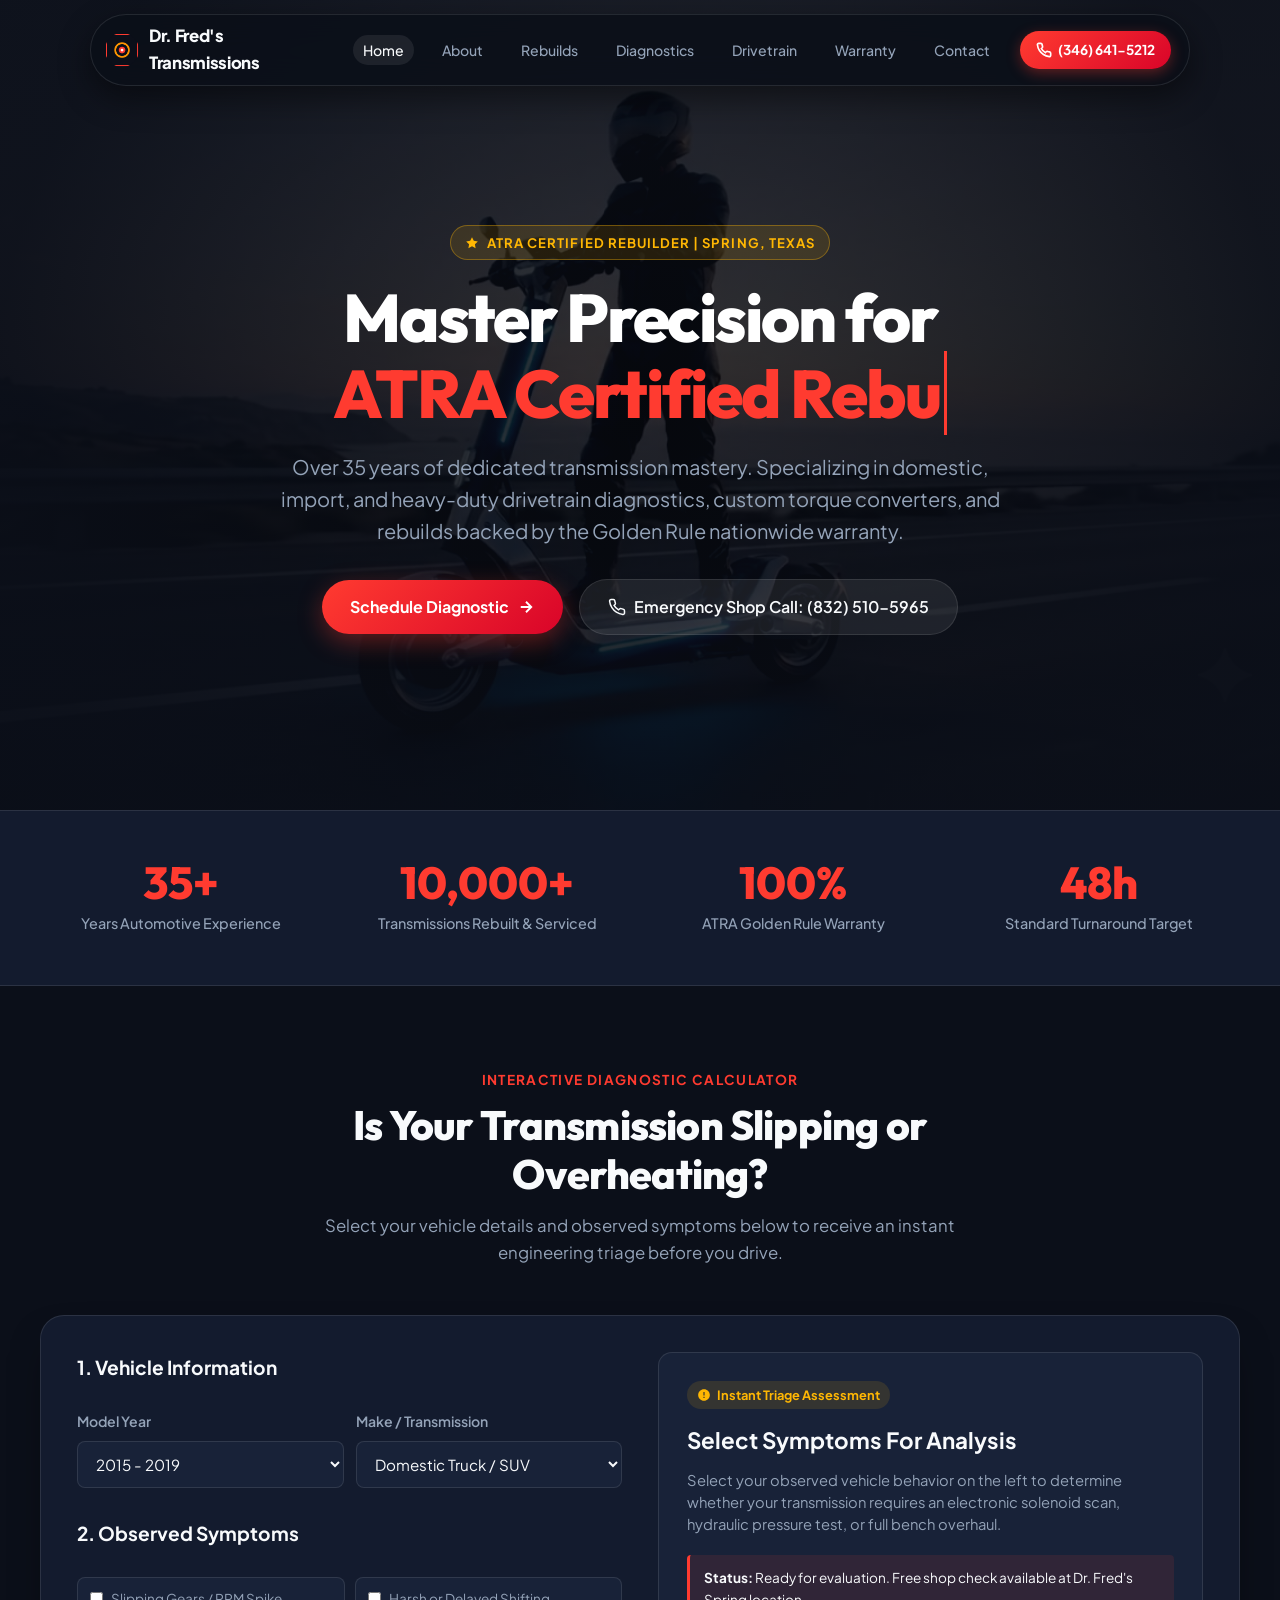
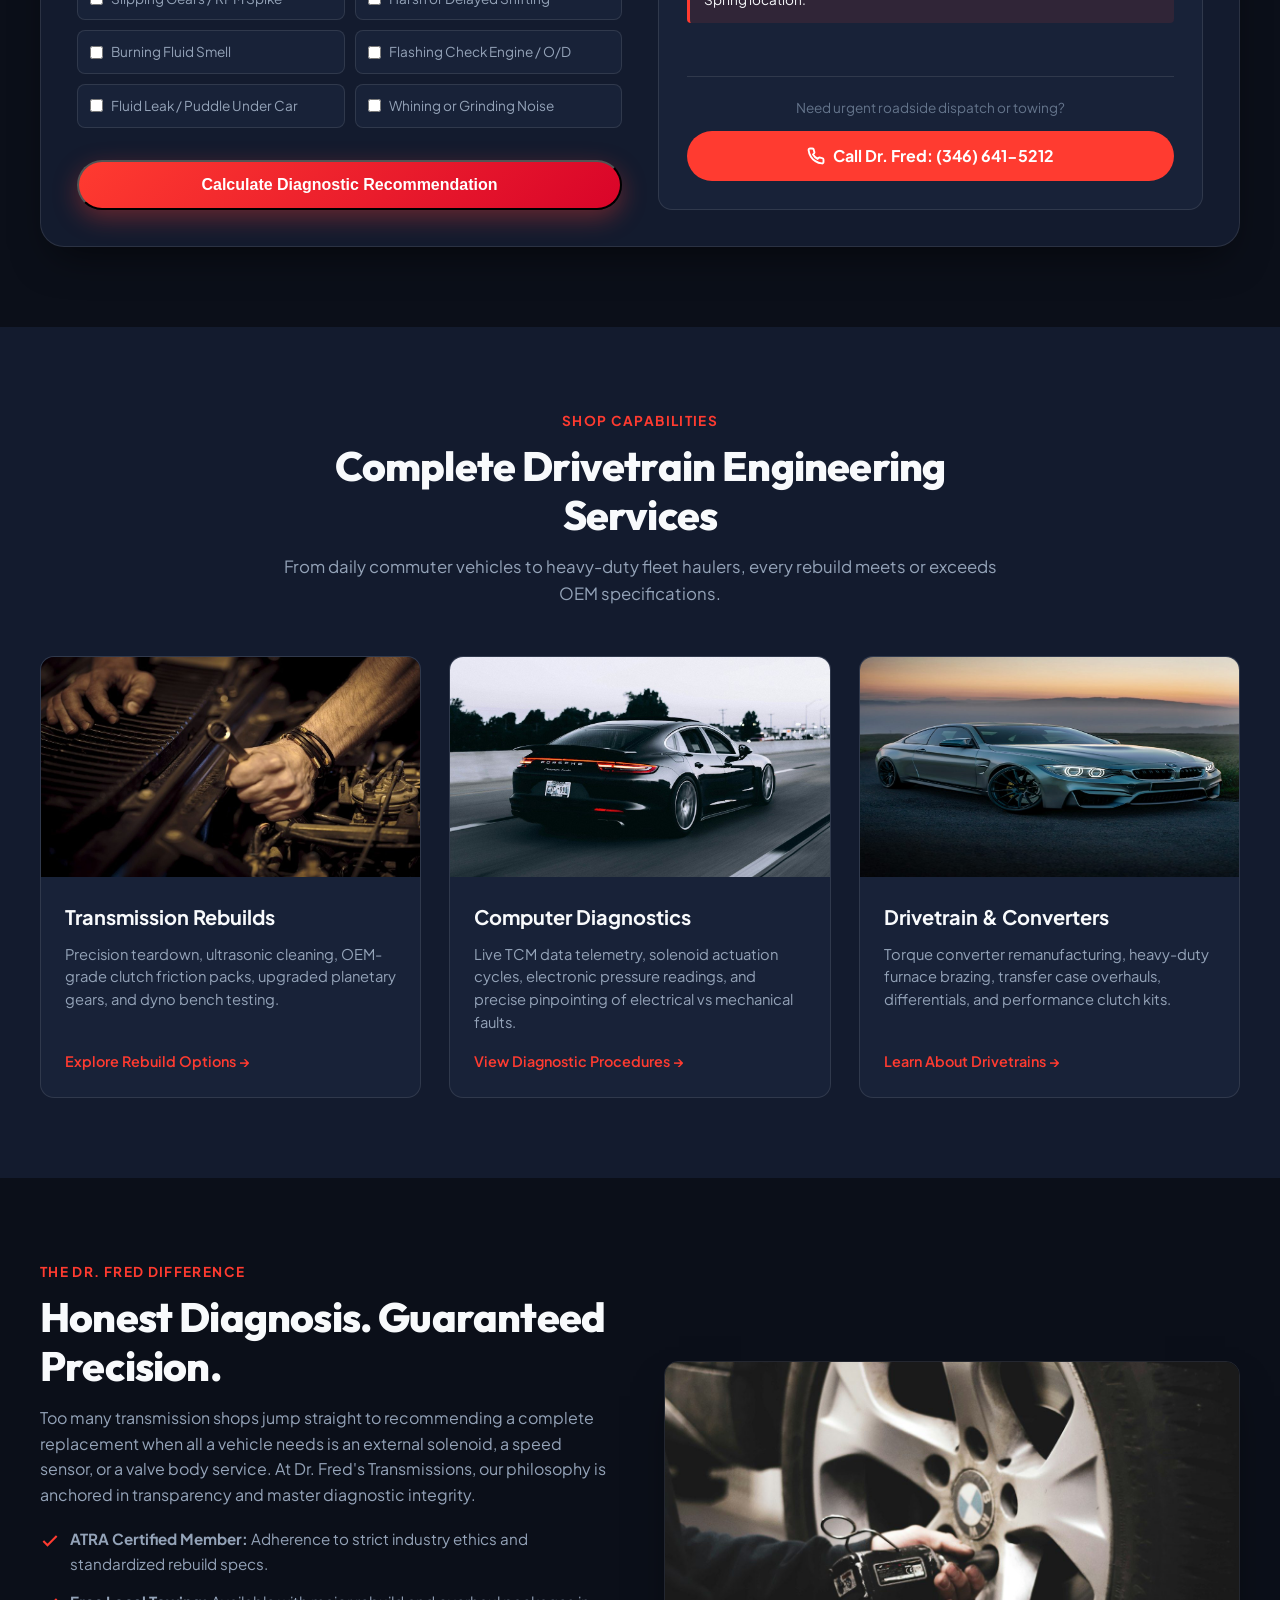
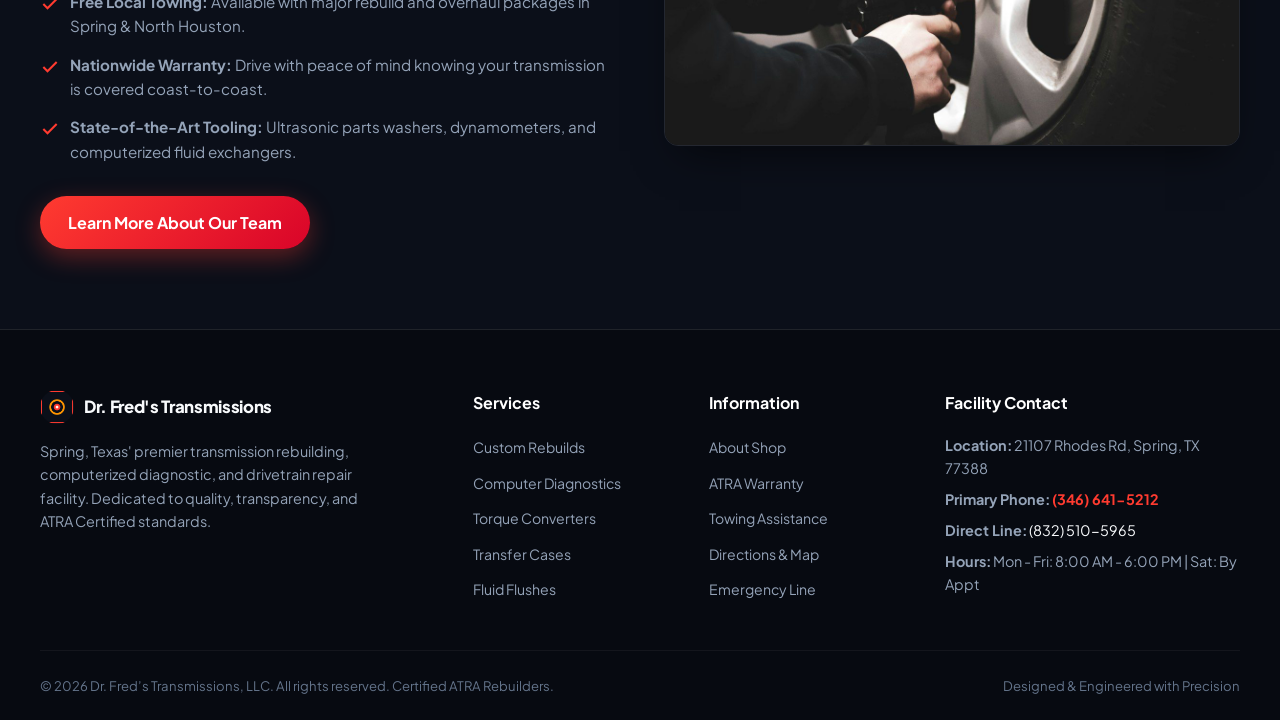
<file: index.html>
<!DOCTYPE html>
<html lang="en">
<head>
  <meta charset="UTF-8">
  <meta name="viewport" content="width=device-width, initial-scale=1.0">
  <title>Dr. Fred’s Transmissions, LLC | Transmission Rebuilds & Diagnostics | Spring, TX</title>
  <meta name="description" content="ATRA Certified transmission rebuilds, computerized diagnostics, torque converters, and heavy-duty drivetrain repair in Spring, Texas. Master technicians & nationwide warranty.">
  <link rel="icon" type="image/svg+xml" href="assets/images/favicon.svg">
  <link rel="icon" type="image/png" sizes="32x32" href="assets/images/favicon-32x32.png">
  <link rel="apple-touch-icon" href="assets/images/apple-touch-icon.png">
  <link rel="preconnect" href="https://fonts.googleapis.com">
  <link rel="preconnect" href="https://fonts.gstatic.com" crossorigin>
  <link href="https://fonts.googleapis.com/css2?family=Outfit:wght@600;700;800;900&family=Plus+Jakarta+Sans:wght@400;500;600;700&display=swap" rel="stylesheet">
  <link rel="stylesheet" href="style.css">
</head>
<body>

  <!-- Floating Pill Navbar (TheDivine style) -->
  <header class="nav-pill-wrapper">
    <nav class="nav-pill">
      <a href="index.html" class="nav-brand">
        <img src="assets/images/logo-512.png" alt="Dr. Fred's Transmissions Logo">
        <span>Dr. Fred's Transmissions</span>
      </a>
      <ul class="nav-links">
        <li><a href="index.html" class="active">Home</a></li>
        <li><a href="about.html">About</a></li>
        <li><a href="transmission-rebuilds.html">Rebuilds</a></li>
        <li><a href="diagnostics.html">Diagnostics</a></li>
        <li><a href="drivetrain.html">Drivetrain</a></li>
        <li><a href="warranty.html">Warranty</a></li>
        <li><a href="contact.html">Contact</a></li>
      </ul>
      <div class="nav-action">
        <a href="tel:13466415212" class="nav-btn">
          <svg width="16" height="16" viewBox="0 0 24 24" fill="none" stroke="currentColor" stroke-width="2.5"><path d="M22 16.92v3a2 2 0 0 1-2.18 2 19.79 19.79 0 0 1-8.63-3.07 19.5 19.5 0 0 1-6-6 19.79 19.79 0 0 1-3.07-8.67A2 2 0 0 1 4.11 2h3a2 2 0 0 1 2 1.72 12.84 12.84 0 0 0 .7 2.81 2 2 0 0 1-.45 2.11L8.09 9.91a16 16 0 0 0 6 6l1.27-1.27a2 2 0 0 1 2.11-.45 12.84 12.84 0 0 0 2.81.7A2 2 0 0 1 22 16.92z"/></svg>
          (346) 641-5212
        </a>
        <button class="mobile-toggle" aria-label="Toggle navigation">
          <svg width="24" height="24" viewBox="0 0 24 24" fill="none" stroke="currentColor" stroke-width="2"><path d="M4 6h16M4 12h16M4 18h16"/></svg>
        </button>
      </div>
    </nav>
  </header>

  <!-- Mobile Menu Drawer -->
  <div class="mobile-menu-drawer">
    <a href="index.html" class="active">Home</a>
    <a href="about.html">About Shop</a>
    <a href="transmission-rebuilds.html">Transmission Rebuilds</a>
    <a href="diagnostics.html">Computer Diagnostics</a>
    <a href="drivetrain.html">Drivetrain & Converters</a>
    <a href="warranty.html">Warranty & Towing</a>
    <a href="contact.html">Contact Us</a>
    <a href="tel:13466415212" style="background: var(--accent-red); color: white; text-align: center; margin-top: 8px;">Call (346) 641-5212</a>
  </div>

  <main>
    <!-- Hero Section with 16:9 Video -->
    <section class="hero-wrapper">
      <video class="hero-video-bg" playsinline autoplay muted loop poster="assets/images/hero-poster.jpg">
        <source src="assets/videos/hero.mp4" type="video/mp4">
      </video>
      <div class="hero-overlay"></div>
      <div class="hero-content">
        <div class="badge-atra">
          <svg width="14" height="14" viewBox="0 0 24 24" fill="currentColor"><path d="M12 2l3.09 6.26L22 9.27l-5 4.87 1.18 6.88L12 17.77l-6.18 3.25L7 14.14 2 9.27l6.91-1.01L12 2z"/></svg>
          ATRA Certified Rebuilder | Spring, Texas
        </div>
        <h1 class="hero-title">
          Master Precision for <br>
          <span class="typewriter-text">ATRA Certified Rebuilds</span>
        </h1>
        <p class="hero-subtitle">
          Over 35 years of dedicated transmission mastery. Specializing in domestic, import, and heavy-duty drivetrain diagnostics, custom torque converters, and rebuilds backed by the Golden Rule nationwide warranty.
        </p>
        <div class="hero-cta-group">
          <a href="contact.html" class="btn-primary">
            Schedule Diagnostic
            <svg width="18" height="18" viewBox="0 0 24 24" fill="none" stroke="currentColor" stroke-width="2.5"><path d="M5 12h14M12 5l7 7-7 7"/></svg>
          </a>
          <a href="tel:18325105965" class="btn-secondary">
            <svg width="18" height="18" viewBox="0 0 24 24" fill="none" stroke="currentColor" stroke-width="2"><path d="M22 16.92v3a2 2 0 0 1-2.18 2 19.79 19.79 0 0 1-8.63-3.07 19.5 19.5 0 0 1-6-6 19.79 19.79 0 0 1-3.07-8.67A2 2 0 0 1 4.11 2h3a2 2 0 0 1 2 1.72 12.84 12.84 0 0 0 .7 2.81 2 2 0 0 1-.45 2.11L8.09 9.91a16 16 0 0 0 6 6l1.27-1.27a2 2 0 0 1 2.11-.45 12.84 12.84 0 0 0 2.81.7A2 2 0 0 1 22 16.92z"/></svg>
            Emergency Shop Call: (832) 510-5965
          </a>
        </div>
      </div>
    </section>

    <!-- Animated Counters -->
    <section class="stats-banner">
      <div class="stats-grid">
        <div class="stat-card">
          <div class="stat-number" data-target="35" data-suffix="+">35+</div>
          <div class="stat-label">Years Automotive Experience</div>
        </div>
        <div class="stat-card">
          <div class="stat-number" data-target="10000" data-suffix="+">10,000+</div>
          <div class="stat-label">Transmissions Rebuilt & Serviced</div>
        </div>
        <div class="stat-card">
          <div class="stat-number" data-target="100" data-suffix="%">100%</div>
          <div class="stat-label">ATRA Golden Rule Warranty</div>
        </div>
        <div class="stat-card">
          <div class="stat-number" data-target="48" data-suffix="h">48h</div>
          <div class="stat-label">Standard Turnaround Target</div>
        </div>
      </div>
    </section>

    <!-- Interactive Diagnostic Symptom Intake Widget -->
    <section class="widget-section">
      <div class="container">
        <div class="section-head">
          <span class="section-tag">Interactive Diagnostic Calculator</span>
          <h2 class="section-title">Is Your Transmission Slipping or Overheating?</h2>
          <p class="section-subtitle">Select your vehicle details and observed symptoms below to receive an instant engineering triage before you drive.</p>
        </div>

        <div class="intake-widget">
          <div class="widget-form-col">
            <h3 style="font-size: 1.2rem; font-weight: 700; margin-bottom: 8px;">1. Vehicle Information</h3>
            <div style="display: grid; grid-template-columns: 1fr 1fr; gap: 12px;">
              <div class="form-group">
                <label for="vehicleYear">Model Year</label>
                <select id="vehicleYear" class="form-select">
                  <option value="2020+">2020 & Newer</option>
                  <option value="2015-2019" selected>2015 - 2019</option>
                  <option value="2010-2014">2010 - 2014</option>
                  <option value="2000-2009">2000 - 2009</option>
                  <option value="Pre-2000">Classic / Pre-2000</option>
                </select>
              </div>
              <div class="form-group">
                <label for="vehicleMake">Make / Transmission</label>
                <select id="vehicleMake" class="form-select">
                  <option value="Ford / Chevy / GMC" selected>Domestic Truck / SUV</option>
                  <option value="Toyota / Honda / Nissan">Asian Import</option>
                  <option value="BMW / Mercedes / VW">European Vehicle</option>
                  <option value="Heavy Duty Diesel">Heavy-Duty Commercial</option>
                </select>
              </div>
            </div>

            <h3 style="font-size: 1.2rem; font-weight: 700; margin-top: 10px; margin-bottom: 8px;">2. Observed Symptoms</h3>
            <div class="symptoms-checkbox-grid">
              <label class="checkbox-label">
                <input type="checkbox" name="symptom" value="slipping"> Slipping Gears / RPM Spike
              </label>
              <label class="checkbox-label">
                <input type="checkbox" name="symptom" value="harsh"> Harsh or Delayed Shifting
              </label>
              <label class="checkbox-label">
                <input type="checkbox" name="symptom" value="burning"> Burning Fluid Smell
              </label>
              <label class="checkbox-label">
                <input type="checkbox" name="symptom" value="check_engine"> Flashing Check Engine / O/D
              </label>
              <label class="checkbox-label">
                <input type="checkbox" name="symptom" value="fluid"> Fluid Leak / Puddle Under Car
              </label>
              <label class="checkbox-label">
                <input type="checkbox" name="symptom" value="noise"> Whining or Grinding Noise
              </label>
            </div>

            <button type="button" id="btnCalculateSymptom" class="btn-primary" style="margin-top: 12px; justify-content: center; width: 100%;">
              Calculate Diagnostic Recommendation
            </button>
          </div>

          <div class="widget-result-col">
            <div>
              <div class="result-badge">
                <svg width="14" height="14" viewBox="0 0 24 24" fill="currentColor"><path d="M12 2C6.48 2 2 6.48 2 12s4.48 10 10 10 10-4.48 10-10S17.52 2 12 2zm1 15h-2v-2h2v2zm0-4h-2V7h2v6z"/></svg>
                Instant Triage Assessment
              </div>
              <h3 id="diagResultTitle" class="result-title">Select Symptoms For Analysis</h3>
              <p id="diagResultDesc" class="result-desc">
                Select your observed vehicle behavior on the left to determine whether your transmission requires an electronic solenoid scan, hydraulic pressure test, or full bench overhaul.
              </p>
              <div id="diagResultUrgency" class="result-urgency">
                <strong>Status:</strong> Ready for evaluation. Free shop check available at Dr. Fred's Spring location.
              </div>
            </div>

            <div class="result-call-card">
              <div style="font-size: 0.85rem; color: var(--text-muted); text-align: center;">Need urgent roadside dispatch or towing?</div>
              <a href="tel:13466415212" class="btn-emergency">
                <svg width="18" height="18" viewBox="0 0 24 24" fill="none" stroke="currentColor" stroke-width="2.5"><path d="M22 16.92v3a2 2 0 0 1-2.18 2 19.79 19.79 0 0 1-8.63-3.07 19.5 19.5 0 0 1-6-6 19.79 19.79 0 0 1-3.07-8.67A2 2 0 0 1 4.11 2h3a2 2 0 0 1 2 1.72 12.84 12.84 0 0 0 .7 2.81 2 2 0 0 1-.45 2.11L8.09 9.91a16 16 0 0 0 6 6l1.27-1.27a2 2 0 0 1 2.11-.45 12.84 12.84 0 0 0 2.81.7A2 2 0 0 1 22 16.92z"/></svg>
                Call Dr. Fred: (346) 641-5212
              </a>
            </div>
          </div>
        </div>
      </div>
    </section>

    <!-- Services Overview -->
    <section class="services-section">
      <div class="container">
        <div class="section-head">
          <span class="section-tag">Shop Capabilities</span>
          <h2 class="section-title">Complete Drivetrain Engineering Services</h2>
          <p class="section-subtitle">From daily commuter vehicles to heavy-duty fleet haulers, every rebuild meets or exceeds OEM specifications.</p>
        </div>

        <div class="grid-3">
          <div class="service-card">
            <div class="service-img-wrapper">
              <img src="assets/images/transmission-rebuild-bench.jpg" alt="Transmission Rebuild Bench">
            </div>
            <div class="service-content">
              <h3>Transmission Rebuilds</h3>
              <p>Precision teardown, ultrasonic cleaning, OEM-grade clutch friction packs, upgraded planetary gears, and dyno bench testing.</p>
              <a href="transmission-rebuilds.html" class="service-link">Explore Rebuild Options &rarr;</a>
            </div>
          </div>

          <div class="service-card">
            <div class="service-img-wrapper">
              <img src="assets/images/computer-diagnostic-scan.jpg" alt="Computer Diagnostic Scanner">
            </div>
            <div class="service-content">
              <h3>Computer Diagnostics</h3>
              <p>Live TCM data telemetry, solenoid actuation cycles, electronic pressure readings, and precise pinpointing of electrical vs mechanical faults.</p>
              <a href="diagnostics.html" class="service-link">View Diagnostic Procedures &rarr;</a>
            </div>
          </div>

          <div class="service-card">
            <div class="service-img-wrapper">
              <img src="assets/images/torque-converter-assembly.jpg" alt="Torque Converter Assembly">
            </div>
            <div class="service-content">
              <h3>Drivetrain & Converters</h3>
              <p>Torque converter remanufacturing, heavy-duty furnace brazing, transfer case overhauls, differentials, and performance clutch kits.</p>
              <a href="drivetrain.html" class="service-link">Learn About Drivetrains &rarr;</a>
            </div>
          </div>
        </div>
      </div>
    </section>

    <!-- Why Choose Dr. Fred -->
    <section class="content-section">
      <div class="container">
        <div class="content-split">
          <div>
            <span class="section-tag">The Dr. Fred Difference</span>
            <h2 class="section-title">Honest Diagnosis. Guaranteed Precision.</h2>
            <p style="color: var(--text-secondary); margin-bottom: 20px;">
              Too many transmission shops jump straight to recommending a complete replacement when all a vehicle needs is an external solenoid, a speed sensor, or a valve body service. At Dr. Fred's Transmissions, our philosophy is anchored in transparency and master diagnostic integrity.
            </p>
            <ul class="check-list">
              <li>
                <svg width="20" height="20" viewBox="0 0 24 24" fill="none" stroke="currentColor" stroke-width="2.5"><path d="M20 6L9 17l-5-5"/></svg>
                <span><strong>ATRA Certified Member:</strong> Adherence to strict industry ethics and standardized rebuild specs.</span>
              </li>
              <li>
                <svg width="20" height="20" viewBox="0 0 24 24" fill="none" stroke="currentColor" stroke-width="2.5"><path d="M20 6L9 17l-5-5"/></svg>
                <span><strong>Free Local Towing:</strong> Available with major rebuild and overhaul packages in Spring & North Houston.</span>
              </li>
              <li>
                <svg width="20" height="20" viewBox="0 0 24 24" fill="none" stroke="currentColor" stroke-width="2.5"><path d="M20 6L9 17l-5-5"/></svg>
                <span><strong>Nationwide Warranty:</strong> Drive with peace of mind knowing your transmission is covered coast-to-coast.</span>
              </li>
              <li>
                <svg width="20" height="20" viewBox="0 0 24 24" fill="none" stroke="currentColor" stroke-width="2.5"><path d="M20 6L9 17l-5-5"/></svg>
                <span><strong>State-of-the-Art Tooling:</strong> Ultrasonic parts washers, dynamometers, and computerized fluid exchangers.</span>
              </li>
            </ul>
            <div style="margin-top: 32px;">
              <a href="about.html" class="btn-primary">Learn More About Our Team</a>
            </div>
          </div>
          <div class="content-media">
            <img src="assets/images/mechanic-under-vehicle-lift.jpg" alt="Master Technician Under Vehicle Lift">
          </div>
        </div>
      </div>
    </section>
  </main>

  <!-- Footer -->
  <footer>
    <div class="footer-grid">
      <div class="footer-col">
        <div class="nav-brand" style="margin-bottom: 16px;">
          <img src="assets/images/logo-512.png" alt="Dr. Fred's Logo">
          <span>Dr. Fred's Transmissions</span>
        </div>
        <p style="color: var(--text-secondary); font-size: 0.9rem; line-height: 1.6; max-width: 320px;">
          Spring, Texas' premier transmission rebuilding, computerized diagnostic, and drivetrain repair facility. Dedicated to quality, transparency, and ATRA Certified standards.
        </p>
      </div>

      <div class="footer-col">
        <h4>Services</h4>
        <ul class="footer-links">
          <li><a href="transmission-rebuilds.html">Custom Rebuilds</a></li>
          <li><a href="diagnostics.html">Computer Diagnostics</a></li>
          <li><a href="drivetrain.html">Torque Converters</a></li>
          <li><a href="drivetrain.html">Transfer Cases</a></li>
          <li><a href="diagnostics.html">Fluid Flushes</a></li>
        </ul>
      </div>

      <div class="footer-col">
        <h4>Information</h4>
        <ul class="footer-links">
          <li><a href="about.html">About Shop</a></li>
          <li><a href="warranty.html">ATRA Warranty</a></li>
          <li><a href="warranty.html">Towing Assistance</a></li>
          <li><a href="contact.html">Directions & Map</a></li>
          <li><a href="contact.html">Emergency Line</a></li>
        </ul>
      </div>

      <div class="footer-col">
        <h4>Facility Contact</h4>
        <p style="color: var(--text-secondary); font-size: 0.9rem; margin-bottom: 8px;">
          <strong>Location:</strong> 21107 Rhodes Rd, Spring, TX 77388
        </p>
        <p style="color: var(--text-secondary); font-size: 0.9rem; margin-bottom: 8px;">
          <strong>Primary Phone:</strong> <a href="tel:13466415212" style="color: var(--accent-red); font-weight: 700;">(346) 641-5212</a>
        </p>
        <p style="color: var(--text-secondary); font-size: 0.9rem; margin-bottom: 8px;">
          <strong>Direct Line:</strong> <a href="tel:18325105965" style="color: var(--text-primary);">(832) 510-5965</a>
        </p>
        <p style="color: var(--text-secondary); font-size: 0.9rem;">
          <strong>Hours:</strong> Mon - Fri: 8:00 AM - 6:00 PM | Sat: By Appt
        </p>
      </div>
    </div>

    <div class="footer-bottom">
      <div>&copy; 2026 Dr. Fred’s Transmissions, LLC. All rights reserved. Certified ATRA Rebuilders.</div>
      <div>Designed & Engineered with Precision</div>
    </div>
  </footer>

  <script src="main.js"></script>
</body>
</html>
</file>
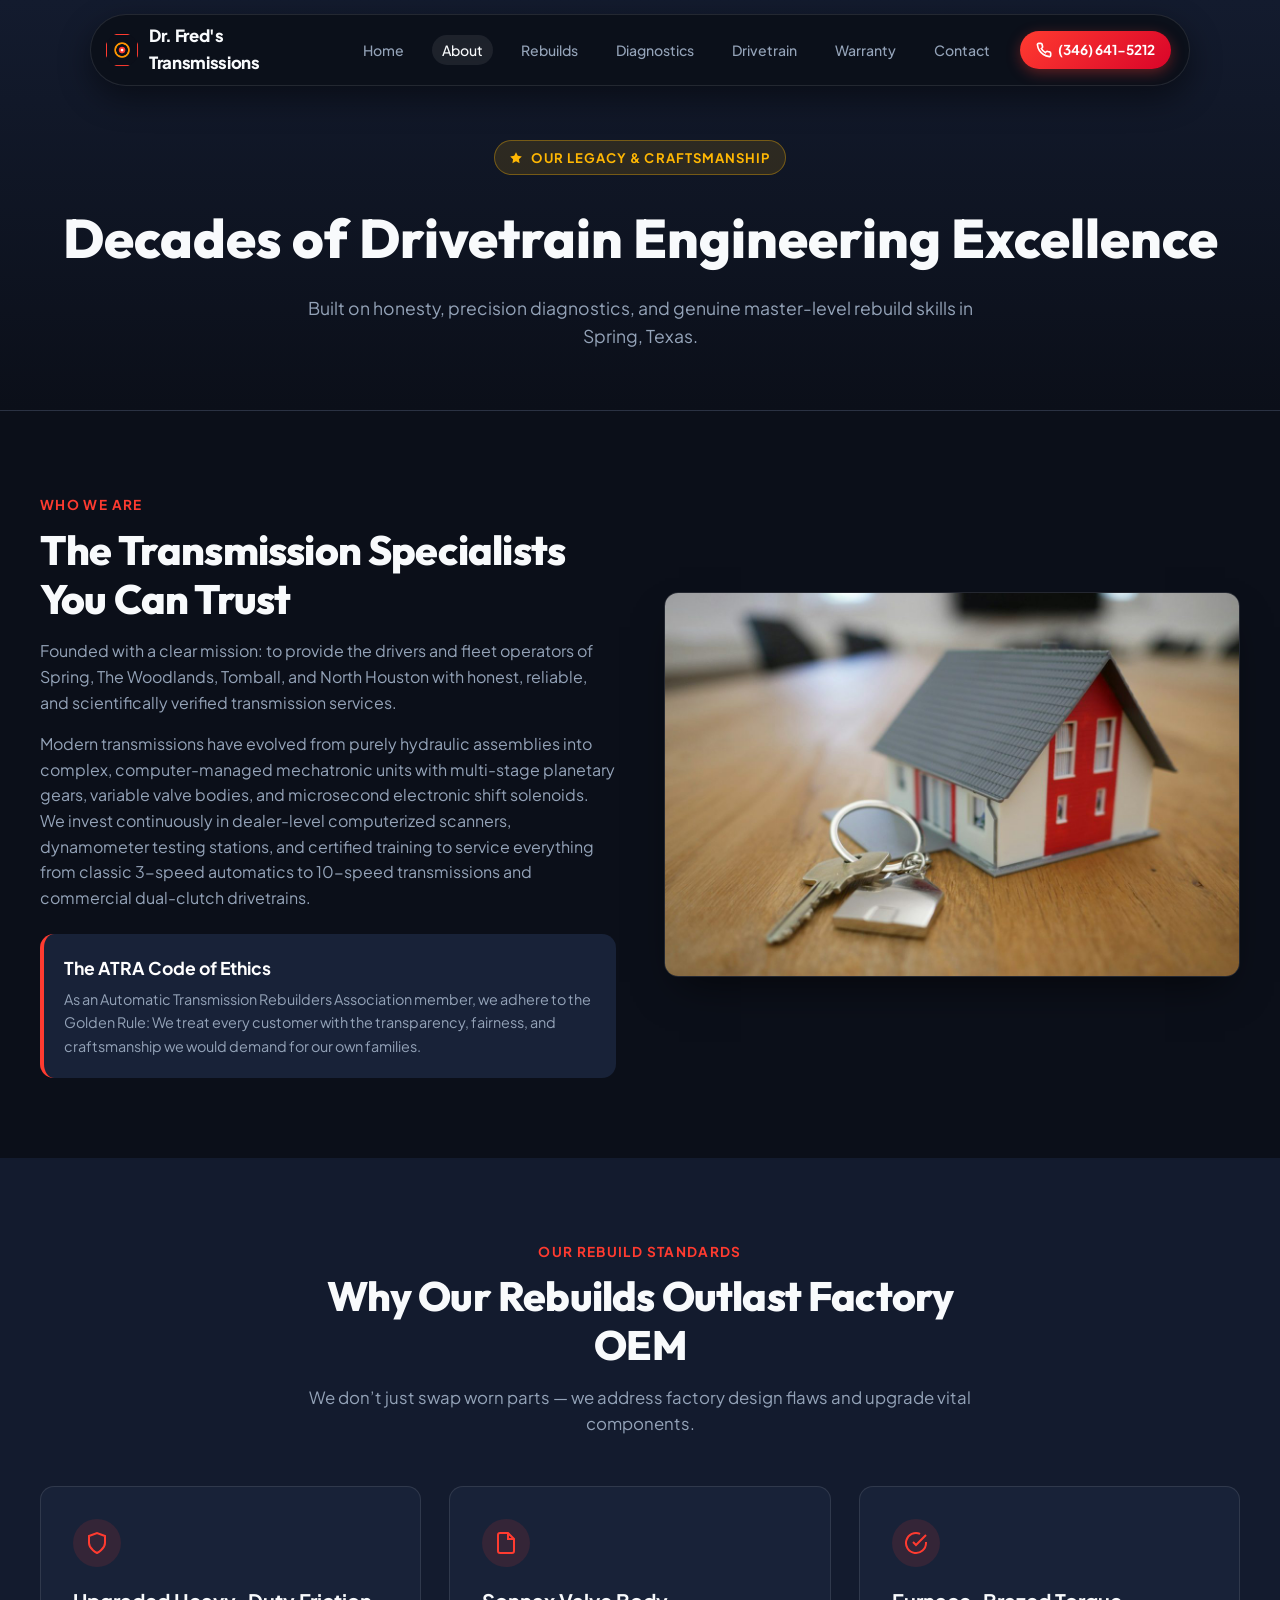
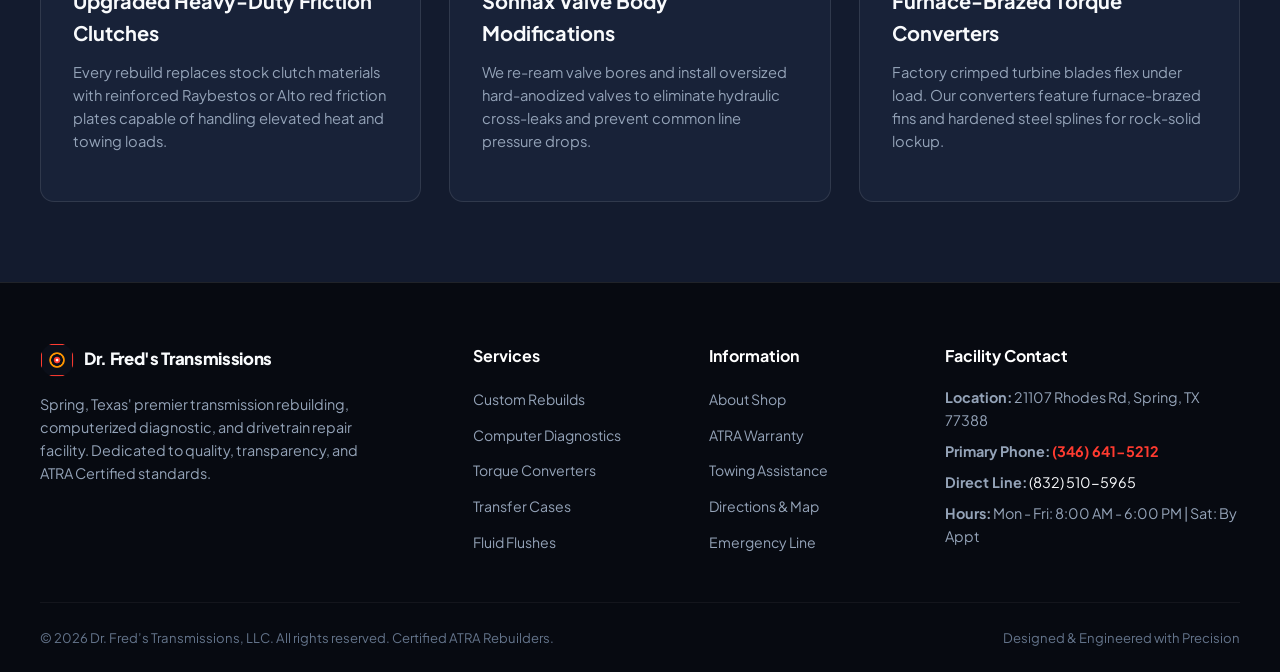
<file: about.html>
<!DOCTYPE html>
<html lang="en">
<head>
  <meta charset="UTF-8">
  <meta name="viewport" content="width=device-width, initial-scale=1.0">
  <title>About Dr. Fred's Transmissions | 35+ Years ATRA Certified Excellence | Spring, TX</title>
  <meta name="description" content="Learn about Dr. Fred’s Transmissions, LLC in Spring, Texas. Master technicians, ATRA certification, honest diagnosis, and precision drivetrain craftsmanship.">
  <link rel="icon" type="image/svg+xml" href="assets/images/favicon.svg">
  <link rel="icon" type="image/png" sizes="32x32" href="assets/images/favicon-32x32.png">
  <link rel="apple-touch-icon" href="assets/images/apple-touch-icon.png">
  <link rel="preconnect" href="https://fonts.googleapis.com">
  <link rel="preconnect" href="https://fonts.gstatic.com" crossorigin>
  <link href="https://fonts.googleapis.com/css2?family=Outfit:wght@600;700;800;900&family=Plus+Jakarta+Sans:wght@400;500;600;700&display=swap" rel="stylesheet">
  <link rel="stylesheet" href="style.css">
</head>
<body>

  <!-- Floating Pill Navbar -->
  <header class="nav-pill-wrapper">
    <nav class="nav-pill">
      <a href="index.html" class="nav-brand">
        <img src="assets/images/logo-512.png" alt="Dr. Fred's Transmissions Logo">
        <span>Dr. Fred's Transmissions</span>
      </a>
      <ul class="nav-links">
        <li><a href="index.html">Home</a></li>
        <li><a href="about.html" class="active">About</a></li>
        <li><a href="transmission-rebuilds.html">Rebuilds</a></li>
        <li><a href="diagnostics.html">Diagnostics</a></li>
        <li><a href="drivetrain.html">Drivetrain</a></li>
        <li><a href="warranty.html">Warranty</a></li>
        <li><a href="contact.html">Contact</a></li>
      </ul>
      <div class="nav-action">
        <a href="tel:13466415212" class="nav-btn">
          <svg width="16" height="16" viewBox="0 0 24 24" fill="none" stroke="currentColor" stroke-width="2.5"><path d="M22 16.92v3a2 2 0 0 1-2.18 2 19.79 19.79 0 0 1-8.63-3.07 19.5 19.5 0 0 1-6-6 19.79 19.79 0 0 1-3.07-8.67A2 2 0 0 1 4.11 2h3a2 2 0 0 1 2 1.72 12.84 12.84 0 0 0 .7 2.81 2 2 0 0 1-.45 2.11L8.09 9.91a16 16 0 0 0 6 6l1.27-1.27a2 2 0 0 1 2.11-.45 12.84 12.84 0 0 0 2.81.7A2 2 0 0 1 22 16.92z"/></svg>
          (346) 641-5212
        </a>
        <button class="mobile-toggle" aria-label="Toggle navigation">
          <svg width="24" height="24" viewBox="0 0 24 24" fill="none" stroke="currentColor" stroke-width="2"><path d="M4 6h16M4 12h16M4 18h16"/></svg>
        </button>
      </div>
    </nav>
  </header>

  <!-- Mobile Menu Drawer -->
  <div class="mobile-menu-drawer">
    <a href="index.html">Home</a>
    <a href="about.html" class="active">About Shop</a>
    <a href="transmission-rebuilds.html">Transmission Rebuilds</a>
    <a href="diagnostics.html">Computer Diagnostics</a>
    <a href="drivetrain.html">Drivetrain & Converters</a>
    <a href="warranty.html">Warranty & Towing</a>
    <a href="contact.html">Contact Us</a>
    <a href="tel:13466415212" style="background: var(--accent-red); color: white; text-align: center; margin-top: 8px;">Call (346) 641-5212</a>
  </div>

  <main>
    <!-- Page Hero -->
    <section class="page-hero">
      <div class="badge-atra">
        <svg width="14" height="14" viewBox="0 0 24 24" fill="currentColor"><path d="M12 2l3.09 6.26L22 9.27l-5 4.87 1.18 6.88L12 17.77l-6.18 3.25L7 14.14 2 9.27l6.91-1.01L12 2z"/></svg>
        Our Legacy & Craftsmanship
      </div>
      <h1>Decades of Drivetrain Engineering Excellence</h1>
      <p>Built on honesty, precision diagnostics, and genuine master-level rebuild skills in Spring, Texas.</p>
    </section>

    <!-- Main Content -->
    <section class="content-section">
      <div class="container">
        <div class="content-split">
          <div>
            <span class="section-tag">Who We Are</span>
            <h2 class="section-title">The Transmission Specialists You Can Trust</h2>
            <p style="color: var(--text-secondary); margin-bottom: 16px;">
              Founded with a clear mission: to provide the drivers and fleet operators of Spring, The Woodlands, Tomball, and North Houston with honest, reliable, and scientifically verified transmission services.
            </p>
            <p style="color: var(--text-secondary); margin-bottom: 24px;">
              Modern transmissions have evolved from purely hydraulic assemblies into complex, computer-managed mechatronic units with multi-stage planetary gears, variable valve bodies, and microsecond electronic shift solenoids. We invest continuously in dealer-level computerized scanners, dynamometer testing stations, and certified training to service everything from classic 3-speed automatics to 10-speed transmissions and commercial dual-clutch drivetrains.
            </p>
            <div style="background: var(--bg-card); padding: 20px; border-radius: var(--radius-md); border-left: 4px solid var(--accent-red);">
              <h4 style="color: #ffffff; font-size: 1.1rem; margin-bottom: 6px;">The ATRA Code of Ethics</h4>
              <p style="color: var(--text-secondary); font-size: 0.9rem;">
                As an Automatic Transmission Rebuilders Association member, we adhere to the Golden Rule: We treat every customer with the transparency, fairness, and craftsmanship we would demand for our own families.
              </p>
            </div>
          </div>
          <div class="content-media">
            <img src="assets/images/shop-warranty-handshake.jpg" alt="Dr. Fred's Master Technician Handshake">
          </div>
        </div>
      </div>
    </section>

    <!-- Core Pillars -->
    <section class="services-section">
      <div class="container">
        <div class="section-head">
          <span class="section-tag">Our Rebuild Standards</span>
          <h2 class="section-title">Why Our Rebuilds Outlast Factory OEM</h2>
          <p class="section-subtitle">We don’t just swap worn parts — we address factory design flaws and upgrade vital components.</p>
        </div>

        <div class="grid-3">
          <div class="service-card">
            <div class="service-content" style="padding: 32px;">
              <div style="width: 48px; height: 48px; border-radius: 50%; background: rgba(255, 59, 48, 0.12); color: var(--accent-red); display: flex; align-items: center; justify-content: center; margin-bottom: 18px;">
                <svg width="24" height="24" viewBox="0 0 24 24" fill="none" stroke="currentColor" stroke-width="2"><path d="M12 22s8-4 8-10V5l-8-3-8 3v7c0 6 8 10 8 10z"/></svg>
              </div>
              <h3 style="margin-bottom: 12px;">Upgraded Heavy-Duty Friction Clutches</h3>
              <p>Every rebuild replaces stock clutch materials with reinforced Raybestos or Alto red friction plates capable of handling elevated heat and towing loads.</p>
            </div>
          </div>

          <div class="service-card">
            <div class="service-content" style="padding: 32px;">
              <div style="width: 48px; height: 48px; border-radius: 50%; background: rgba(255, 59, 48, 0.12); color: var(--accent-red); display: flex; align-items: center; justify-content: center; margin-bottom: 18px;">
                <svg width="24" height="24" viewBox="0 0 24 24" fill="none" stroke="currentColor" stroke-width="2"><path d="M14 2H6a2 2 0 0 0-2 2v16a2 2 0 0 0 2 2h12a2 2 0 0 0 2-2V8z"/><polyline points="14 2 14 8 20 8"/></svg>
              </div>
              <h3 style="margin-bottom: 12px;">Sonnax Valve Body Modifications</h3>
              <p>We re-ream valve bores and install oversized hard-anodized valves to eliminate hydraulic cross-leaks and prevent common line pressure drops.</p>
            </div>
          </div>

          <div class="service-card">
            <div class="service-content" style="padding: 32px;">
              <div style="width: 48px; height: 48px; border-radius: 50%; background: rgba(255, 59, 48, 0.12); color: var(--accent-red); display: flex; align-items: center; justify-content: center; margin-bottom: 18px;">
                <svg width="24" height="24" viewBox="0 0 24 24" fill="none" stroke="currentColor" stroke-width="2"><path d="M22 11.08V12a10 10 0 1 1-5.93-9.14"/><polyline points="22 4 12 14.01 9 11.01"/></svg>
              </div>
              <h3 style="margin-bottom: 12px;">Furnace-Brazed Torque Converters</h3>
              <p>Factory crimped turbine blades flex under load. Our converters feature furnace-brazed fins and hardened steel splines for rock-solid lockup.</p>
            </div>
          </div>
        </div>
      </div>
    </section>
  </main>

  <!-- Footer -->
  <footer>
    <div class="footer-grid">
      <div class="footer-col">
        <div class="nav-brand" style="margin-bottom: 16px;">
          <img src="assets/images/logo-512.png" alt="Dr. Fred's Logo">
          <span>Dr. Fred's Transmissions</span>
        </div>
        <p style="color: var(--text-secondary); font-size: 0.9rem; line-height: 1.6; max-width: 320px;">
          Spring, Texas' premier transmission rebuilding, computerized diagnostic, and drivetrain repair facility. Dedicated to quality, transparency, and ATRA Certified standards.
        </p>
      </div>

      <div class="footer-col">
        <h4>Services</h4>
        <ul class="footer-links">
          <li><a href="transmission-rebuilds.html">Custom Rebuilds</a></li>
          <li><a href="diagnostics.html">Computer Diagnostics</a></li>
          <li><a href="drivetrain.html">Torque Converters</a></li>
          <li><a href="drivetrain.html">Transfer Cases</a></li>
          <li><a href="diagnostics.html">Fluid Flushes</a></li>
        </ul>
      </div>

      <div class="footer-col">
        <h4>Information</h4>
        <ul class="footer-links">
          <li><a href="about.html">About Shop</a></li>
          <li><a href="warranty.html">ATRA Warranty</a></li>
          <li><a href="warranty.html">Towing Assistance</a></li>
          <li><a href="contact.html">Directions & Map</a></li>
          <li><a href="contact.html">Emergency Line</a></li>
        </ul>
      </div>

      <div class="footer-col">
        <h4>Facility Contact</h4>
        <p style="color: var(--text-secondary); font-size: 0.9rem; margin-bottom: 8px;">
          <strong>Location:</strong> 21107 Rhodes Rd, Spring, TX 77388
        </p>
        <p style="color: var(--text-secondary); font-size: 0.9rem; margin-bottom: 8px;">
          <strong>Primary Phone:</strong> <a href="tel:13466415212" style="color: var(--accent-red); font-weight: 700;">(346) 641-5212</a>
        </p>
        <p style="color: var(--text-secondary); font-size: 0.9rem; margin-bottom: 8px;">
          <strong>Direct Line:</strong> <a href="tel:18325105965" style="color: var(--text-primary);">(832) 510-5965</a>
        </p>
        <p style="color: var(--text-secondary); font-size: 0.9rem;">
          <strong>Hours:</strong> Mon - Fri: 8:00 AM - 6:00 PM | Sat: By Appt
        </p>
      </div>
    </div>

    <div class="footer-bottom">
      <div>&copy; 2026 Dr. Fred’s Transmissions, LLC. All rights reserved. Certified ATRA Rebuilders.</div>
      <div>Designed & Engineered with Precision</div>
    </div>
  </footer>

  <script src="main.js"></script>
</body>
</html>
</file>
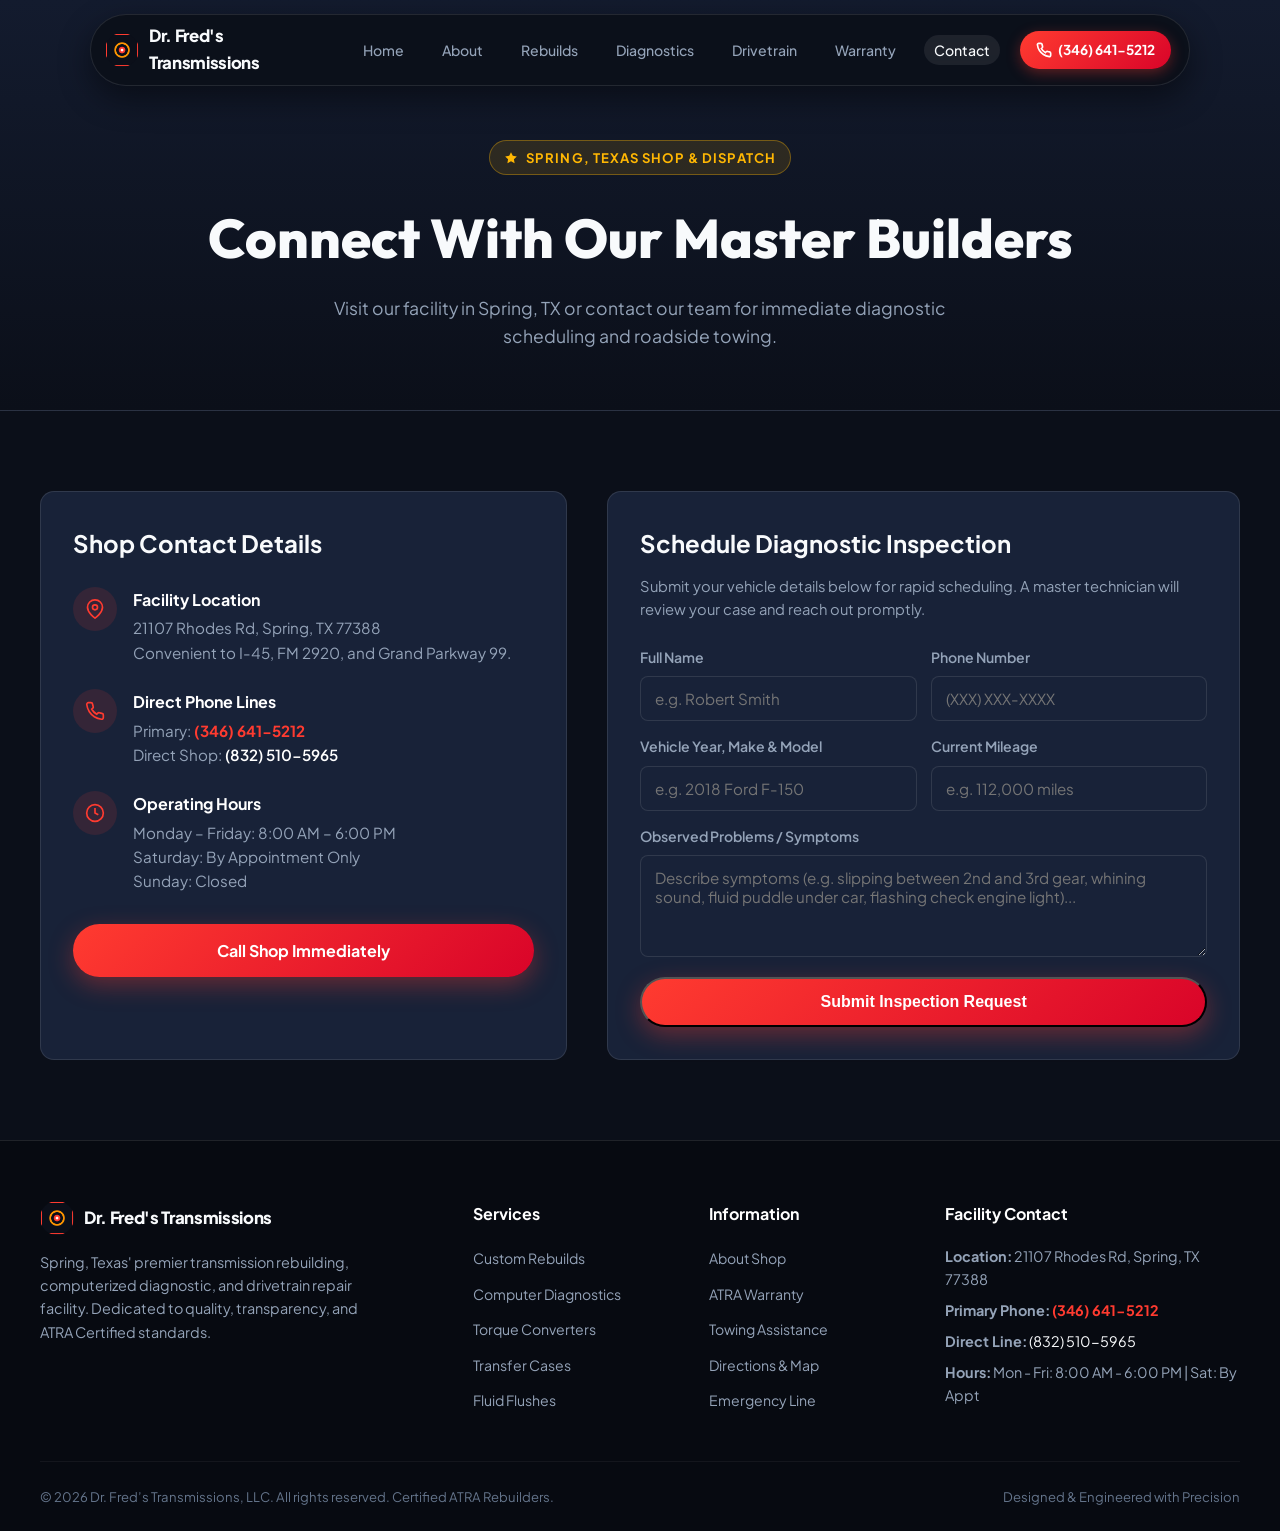
<file: contact.html>
<!DOCTYPE html>
<html lang="en">
<head>
  <meta charset="UTF-8">
  <meta name="viewport" content="width=device-width, initial-scale=1.0">
  <title>Contact Dr. Fred’s Transmissions | Spring, TX | (346) 641-5212</title>
  <meta name="description" content="Contact Dr. Fred’s Transmissions, LLC in Spring, Texas. Call (346) 641-5212 or (832) 510-5965. Located at 21107 Rhodes Rd, Spring, TX 77388. Diagnostics and towing.">
  <link rel="icon" type="image/svg+xml" href="assets/images/favicon.svg">
  <link rel="icon" type="image/png" sizes="32x32" href="assets/images/favicon-32x32.png">
  <link rel="apple-touch-icon" href="assets/images/apple-touch-icon.png">
  <link rel="preconnect" href="https://fonts.googleapis.com">
  <link rel="preconnect" href="https://fonts.gstatic.com" crossorigin>
  <link href="https://fonts.googleapis.com/css2?family=Outfit:wght@600;700;800;900&family=Plus+Jakarta+Sans:wght@400;500;600;700&display=swap" rel="stylesheet">
  <link rel="stylesheet" href="style.css">
</head>
<body>

  <!-- Floating Pill Navbar -->
  <header class="nav-pill-wrapper">
    <nav class="nav-pill">
      <a href="index.html" class="nav-brand">
        <img src="assets/images/logo-512.png" alt="Dr. Fred's Transmissions Logo">
        <span>Dr. Fred's Transmissions</span>
      </a>
      <ul class="nav-links">
        <li><a href="index.html">Home</a></li>
        <li><a href="about.html">About</a></li>
        <li><a href="transmission-rebuilds.html">Rebuilds</a></li>
        <li><a href="diagnostics.html">Diagnostics</a></li>
        <li><a href="drivetrain.html">Drivetrain</a></li>
        <li><a href="warranty.html">Warranty</a></li>
        <li><a href="contact.html" class="active">Contact</a></li>
      </ul>
      <div class="nav-action">
        <a href="tel:13466415212" class="nav-btn">
          <svg width="16" height="16" viewBox="0 0 24 24" fill="none" stroke="currentColor" stroke-width="2.5"><path d="M22 16.92v3a2 2 0 0 1-2.18 2 19.79 19.79 0 0 1-8.63-3.07 19.5 19.5 0 0 1-6-6 19.79 19.79 0 0 1-3.07-8.67A2 2 0 0 1 4.11 2h3a2 2 0 0 1 2 1.72 12.84 12.84 0 0 0 .7 2.81 2 2 0 0 1-.45 2.11L8.09 9.91a16 16 0 0 0 6 6l1.27-1.27a2 2 0 0 1 2.11-.45 12.84 12.84 0 0 0 2.81.7A2 2 0 0 1 22 16.92z"/></svg>
          (346) 641-5212
        </a>
        <button class="mobile-toggle" aria-label="Toggle navigation">
          <svg width="24" height="24" viewBox="0 0 24 24" fill="none" stroke="currentColor" stroke-width="2"><path d="M4 6h16M4 12h16M4 18h16"/></svg>
        </button>
      </div>
    </nav>
  </header>

  <!-- Mobile Menu Drawer -->
  <div class="mobile-menu-drawer">
    <a href="index.html">Home</a>
    <a href="about.html">About Shop</a>
    <a href="transmission-rebuilds.html">Transmission Rebuilds</a>
    <a href="diagnostics.html">Computer Diagnostics</a>
    <a href="drivetrain.html">Drivetrain & Converters</a>
    <a href="warranty.html">Warranty & Towing</a>
    <a href="contact.html" class="active">Contact Us</a>
    <a href="tel:13466415212" style="background: var(--accent-red); color: white; text-align: center; margin-top: 8px;">Call (346) 641-5212</a>
  </div>

  <main>
    <!-- Page Hero -->
    <section class="page-hero">
      <div class="badge-atra">
        <svg width="14" height="14" viewBox="0 0 24 24" fill="currentColor"><path d="M12 2l3.09 6.26L22 9.27l-5 4.87 1.18 6.88L12 17.77l-6.18 3.25L7 14.14 2 9.27l6.91-1.01L12 2z"/></svg>
        Spring, Texas Shop & Dispatch
      </div>
      <h1>Connect With Our Master Builders</h1>
      <p>Visit our facility in Spring, TX or contact our team for immediate diagnostic scheduling and roadside towing.</p>
    </section>

    <!-- Contact Grid -->
    <section class="content-section">
      <div class="container">
        <div class="contact-grid">
          <!-- Information Column -->
          <div class="contact-card">
            <h2 style="font-size: 1.5rem; font-weight: 700; margin-bottom: 24px;">Shop Contact Details</h2>

            <div class="contact-item">
              <div class="contact-icon">
                <svg width="20" height="20" viewBox="0 0 24 24" fill="none" stroke="currentColor" stroke-width="2"><path d="M21 10c0 7-9 13-9 13s-9-6-9-13a9 9 0 0 1 18 0z"/><circle cx="12" cy="10" r="3"/></svg>
              </div>
              <div>
                <h4 style="font-size: 1rem; color: #fff; margin-bottom: 4px;">Facility Location</h4>
                <p style="color: var(--text-secondary); font-size: 0.95rem;">
                  21107 Rhodes Rd, Spring, TX 77388<br>
                  Convenient to I-45, FM 2920, and Grand Parkway 99.
                </p>
              </div>
            </div>

            <div class="contact-item">
              <div class="contact-icon">
                <svg width="20" height="20" viewBox="0 0 24 24" fill="none" stroke="currentColor" stroke-width="2"><path d="M22 16.92v3a2 2 0 0 1-2.18 2 19.79 19.79 0 0 1-8.63-3.07 19.5 19.5 0 0 1-6-6 19.79 19.79 0 0 1-3.07-8.67A2 2 0 0 1 4.11 2h3a2 2 0 0 1 2 1.72 12.84 12.84 0 0 0 .7 2.81 2 2 0 0 1-.45 2.11L8.09 9.91a16 16 0 0 0 6 6l1.27-1.27a2 2 0 0 1 2.11-.45 12.84 12.84 0 0 0 2.81.7A2 2 0 0 1 22 16.92z"/></svg>
              </div>
              <div>
                <h4 style="font-size: 1rem; color: #fff; margin-bottom: 4px;">Direct Phone Lines</h4>
                <p style="color: var(--text-secondary); font-size: 0.95rem;">
                  Primary: <a href="tel:13466415212" style="color: var(--accent-red); font-weight: 700;">(346) 641-5212</a><br>
                  Direct Shop: <a href="tel:18325105965" style="color: #fff; font-weight: 600;">(832) 510-5965</a>
                </p>
              </div>
            </div>

            <div class="contact-item">
              <div class="contact-icon">
                <svg width="20" height="20" viewBox="0 0 24 24" fill="none" stroke="currentColor" stroke-width="2"><circle cx="12" cy="12" r="10"/><polyline points="12 6 12 12 16 14"/></svg>
              </div>
              <div>
                <h4 style="font-size: 1rem; color: #fff; margin-bottom: 4px;">Operating Hours</h4>
                <p style="color: var(--text-secondary); font-size: 0.95rem;">
                  Monday – Friday: 8:00 AM – 6:00 PM<br>
                  Saturday: By Appointment Only<br>
                  Sunday: Closed
                </p>
              </div>
            </div>

            <div style="margin-top: 30px;">
              <a href="tel:13466415212" class="btn-primary" style="width: 100%; justify-content: center;">
                Call Shop Immediately
              </a>
            </div>
          </div>

          <!-- Service Intake Form -->
          <div class="contact-card">
            <h2 style="font-size: 1.5rem; font-weight: 700; margin-bottom: 12px;">Schedule Diagnostic Inspection</h2>
            <p style="color: var(--text-secondary); font-size: 0.92rem; margin-bottom: 24px;">
              Submit your vehicle details below for rapid scheduling. A master technician will review your case and reach out promptly.
            </p>

            <form onsubmit="event.preventDefault(); alert('Thank you! Your transmission service request has been received. Our team will contact you shortly.');">
              <div style="display: grid; grid-template-columns: 1fr 1fr; gap: 14px; margin-bottom: 14px;">
                <div class="form-group">
                  <label for="contactName">Full Name</label>
                  <input type="text" id="contactName" class="form-input" placeholder="e.g. Robert Smith" required>
                </div>
                <div class="form-group">
                  <label for="contactPhone">Phone Number</label>
                  <input type="tel" id="contactPhone" class="form-input" placeholder="(XXX) XXX-XXXX" required>
                </div>
              </div>

              <div style="display: grid; grid-template-columns: 1fr 1fr; gap: 14px; margin-bottom: 14px;">
                <div class="form-group">
                  <label for="contactVehicle">Vehicle Year, Make & Model</label>
                  <input type="text" id="contactVehicle" class="form-input" placeholder="e.g. 2018 Ford F-150" required>
                </div>
                <div class="form-group">
                  <label for="contactMileage">Current Mileage</label>
                  <input type="text" id="contactMileage" class="form-input" placeholder="e.g. 112,000 miles">
                </div>
              </div>

              <div class="form-group" style="margin-bottom: 20px;">
                <label for="contactSymptoms">Observed Problems / Symptoms</label>
                <textarea id="contactSymptoms" class="form-input" rows="4" placeholder="Describe symptoms (e.g. slipping between 2nd and 3rd gear, whining sound, fluid puddle under car, flashing check engine light)..."></textarea>
              </div>

              <button type="submit" class="btn-primary" style="width: 100%; justify-content: center;">
                Submit Inspection Request
              </button>
            </form>
          </div>
        </div>
      </div>
    </section>
  </main>

  <!-- Footer -->
  <footer>
    <div class="footer-grid">
      <div class="footer-col">
        <div class="nav-brand" style="margin-bottom: 16px;">
          <img src="assets/images/logo-512.png" alt="Dr. Fred's Logo">
          <span>Dr. Fred's Transmissions</span>
        </div>
        <p style="color: var(--text-secondary); font-size: 0.9rem; line-height: 1.6; max-width: 320px;">
          Spring, Texas' premier transmission rebuilding, computerized diagnostic, and drivetrain repair facility. Dedicated to quality, transparency, and ATRA Certified standards.
        </p>
      </div>

      <div class="footer-col">
        <h4>Services</h4>
        <ul class="footer-links">
          <li><a href="transmission-rebuilds.html">Custom Rebuilds</a></li>
          <li><a href="diagnostics.html">Computer Diagnostics</a></li>
          <li><a href="drivetrain.html">Torque Converters</a></li>
          <li><a href="drivetrain.html">Transfer Cases</a></li>
          <li><a href="diagnostics.html">Fluid Flushes</a></li>
        </ul>
      </div>

      <div class="footer-col">
        <h4>Information</h4>
        <ul class="footer-links">
          <li><a href="about.html">About Shop</a></li>
          <li><a href="warranty.html">ATRA Warranty</a></li>
          <li><a href="warranty.html">Towing Assistance</a></li>
          <li><a href="contact.html">Directions & Map</a></li>
          <li><a href="contact.html">Emergency Line</a></li>
        </ul>
      </div>

      <div class="footer-col">
        <h4>Facility Contact</h4>
        <p style="color: var(--text-secondary); font-size: 0.9rem; margin-bottom: 8px;">
          <strong>Location:</strong> 21107 Rhodes Rd, Spring, TX 77388
        </p>
        <p style="color: var(--text-secondary); font-size: 0.9rem; margin-bottom: 8px;">
          <strong>Primary Phone:</strong> <a href="tel:13466415212" style="color: var(--accent-red); font-weight: 700;">(346) 641-5212</a>
        </p>
        <p style="color: var(--text-secondary); font-size: 0.9rem; margin-bottom: 8px;">
          <strong>Direct Line:</strong> <a href="tel:18325105965" style="color: var(--text-primary);">(832) 510-5965</a>
        </p>
        <p style="color: var(--text-secondary); font-size: 0.9rem;">
          <strong>Hours:</strong> Mon - Fri: 8:00 AM - 6:00 PM | Sat: By Appt
        </p>
      </div>
    </div>

    <div class="footer-bottom">
      <div>&copy; 2026 Dr. Fred’s Transmissions, LLC. All rights reserved. Certified ATRA Rebuilders.</div>
      <div>Designed & Engineered with Precision</div>
    </div>
  </footer>

  <script src="main.js"></script>
</body>
</html>
</file>
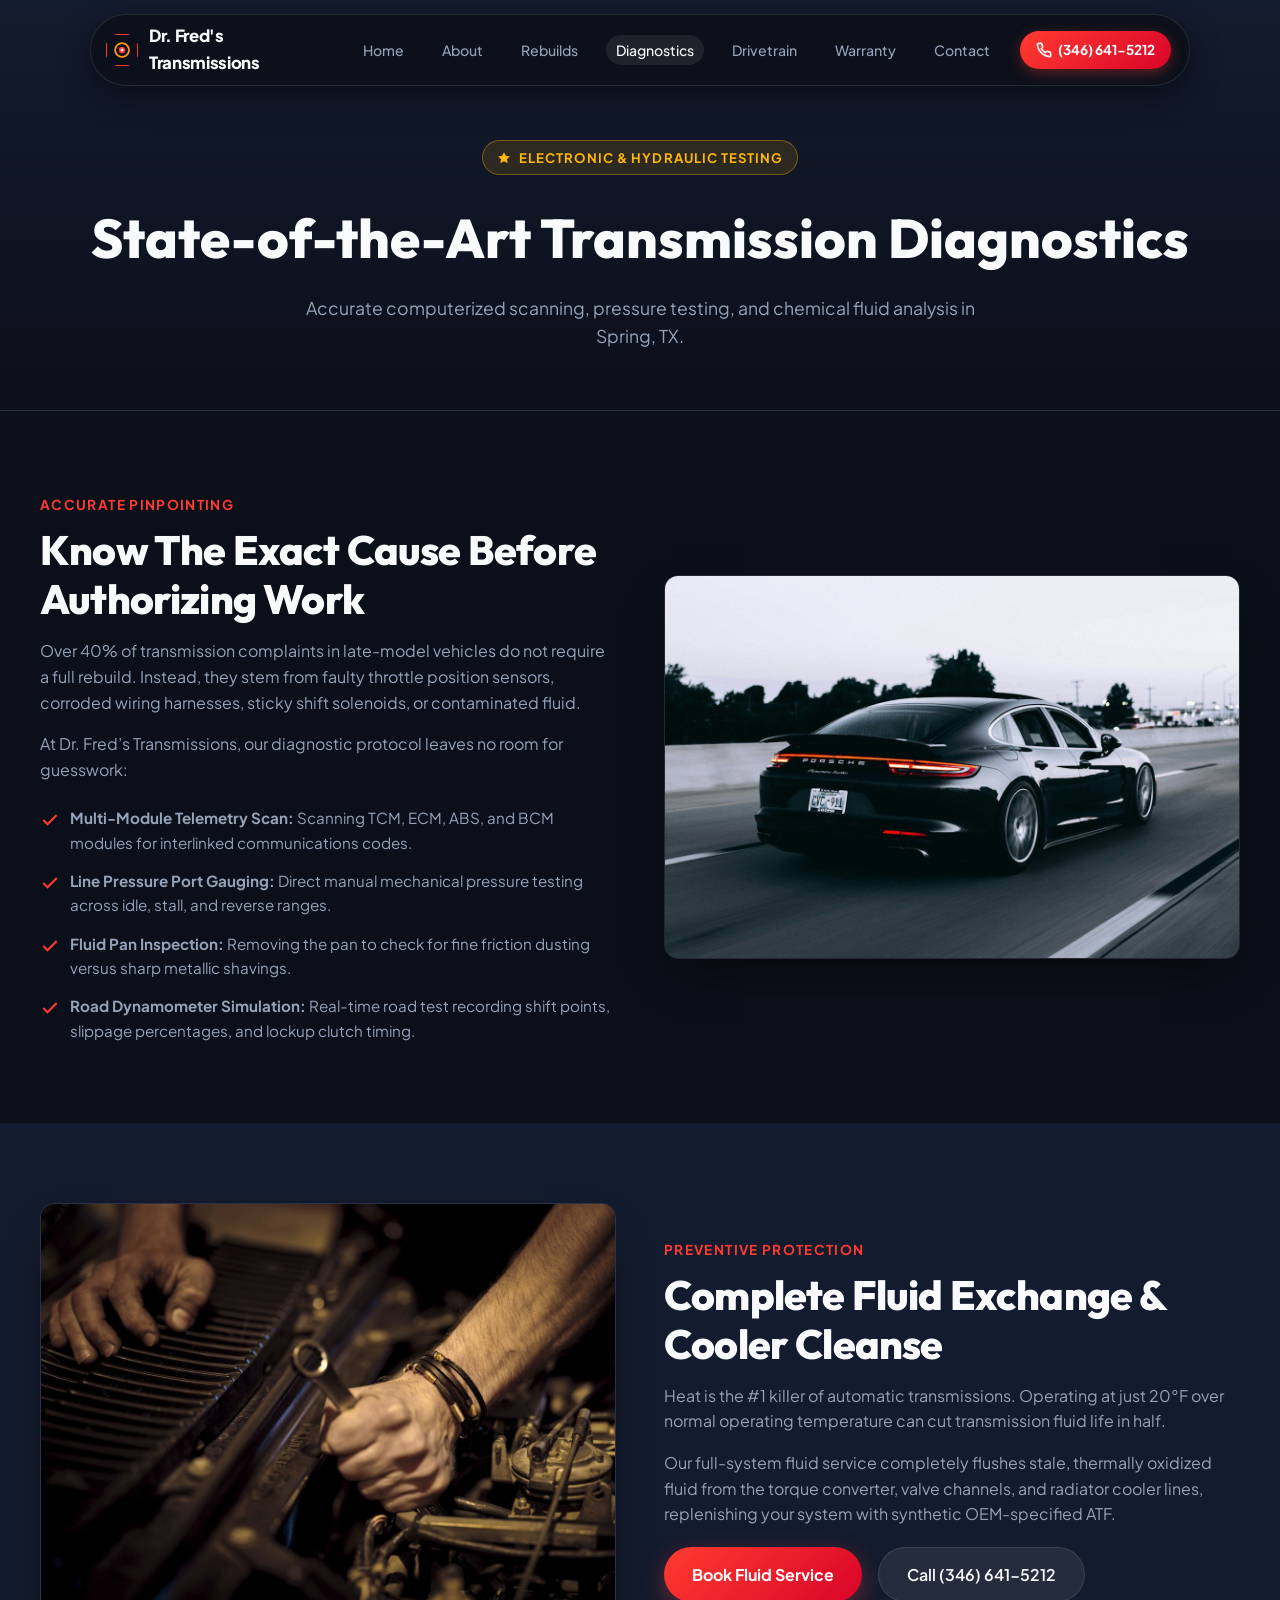
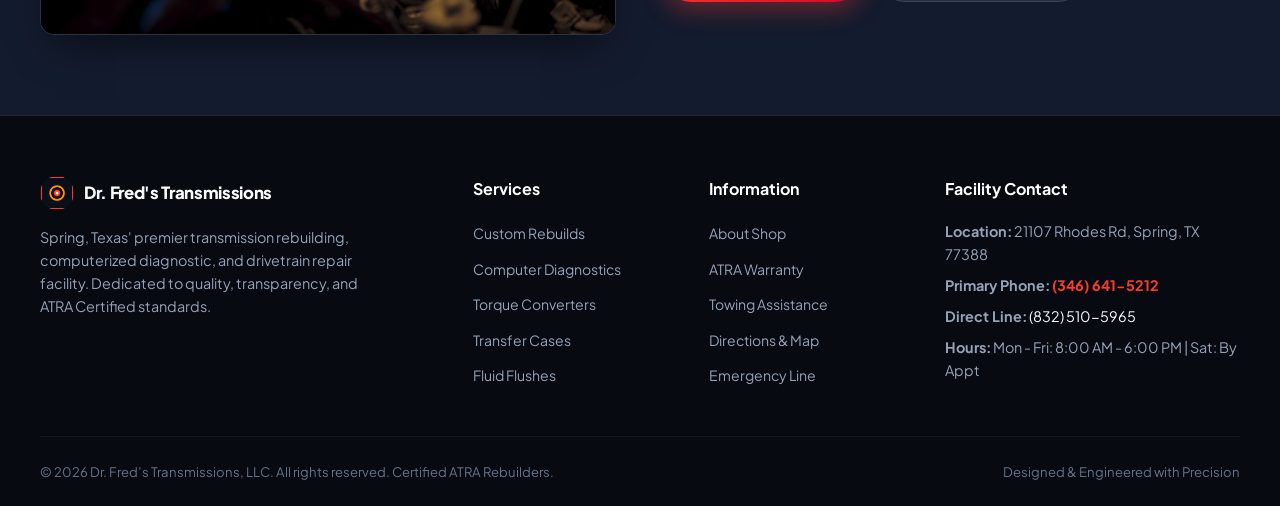
<file: diagnostics.html>
<!DOCTYPE html>
<html lang="en">
<head>
  <meta charset="UTF-8">
  <meta name="viewport" content="width=device-width, initial-scale=1.0">
  <title>Computer Diagnostics & Fluid Flushes | Dr. Fred's Transmissions Spring TX</title>
  <meta name="description" content="Computerized TCM diagnostics, hydraulic pressure testing, solenoid analysis, and high-temp fluid exchange in Spring, TX. Pinpoint transmission trouble before major failure.">
  <link rel="icon" type="image/svg+xml" href="assets/images/favicon.svg">
  <link rel="icon" type="image/png" sizes="32x32" href="assets/images/favicon-32x32.png">
  <link rel="apple-touch-icon" href="assets/images/apple-touch-icon.png">
  <link rel="preconnect" href="https://fonts.googleapis.com">
  <link rel="preconnect" href="https://fonts.gstatic.com" crossorigin>
  <link href="https://fonts.googleapis.com/css2?family=Outfit:wght@600;700;800;900&family=Plus+Jakarta+Sans:wght@400;500;600;700&display=swap" rel="stylesheet">
  <link rel="stylesheet" href="style.css">
</head>
<body>

  <!-- Floating Pill Navbar -->
  <header class="nav-pill-wrapper">
    <nav class="nav-pill">
      <a href="index.html" class="nav-brand">
        <img src="assets/images/logo-512.png" alt="Dr. Fred's Transmissions Logo">
        <span>Dr. Fred's Transmissions</span>
      </a>
      <ul class="nav-links">
        <li><a href="index.html">Home</a></li>
        <li><a href="about.html">About</a></li>
        <li><a href="transmission-rebuilds.html">Rebuilds</a></li>
        <li><a href="diagnostics.html" class="active">Diagnostics</a></li>
        <li><a href="drivetrain.html">Drivetrain</a></li>
        <li><a href="warranty.html">Warranty</a></li>
        <li><a href="contact.html">Contact</a></li>
      </ul>
      <div class="nav-action">
        <a href="tel:13466415212" class="nav-btn">
          <svg width="16" height="16" viewBox="0 0 24 24" fill="none" stroke="currentColor" stroke-width="2.5"><path d="M22 16.92v3a2 2 0 0 1-2.18 2 19.79 19.79 0 0 1-8.63-3.07 19.5 19.5 0 0 1-6-6 19.79 19.79 0 0 1-3.07-8.67A2 2 0 0 1 4.11 2h3a2 2 0 0 1 2 1.72 12.84 12.84 0 0 0 .7 2.81 2 2 0 0 1-.45 2.11L8.09 9.91a16 16 0 0 0 6 6l1.27-1.27a2 2 0 0 1 2.11-.45 12.84 12.84 0 0 0 2.81.7A2 2 0 0 1 22 16.92z"/></svg>
          (346) 641-5212
        </a>
        <button class="mobile-toggle" aria-label="Toggle navigation">
          <svg width="24" height="24" viewBox="0 0 24 24" fill="none" stroke="currentColor" stroke-width="2"><path d="M4 6h16M4 12h16M4 18h16"/></svg>
        </button>
      </div>
    </nav>
  </header>

  <!-- Mobile Menu Drawer -->
  <div class="mobile-menu-drawer">
    <a href="index.html">Home</a>
    <a href="about.html">About Shop</a>
    <a href="transmission-rebuilds.html">Transmission Rebuilds</a>
    <a href="diagnostics.html" class="active">Computer Diagnostics</a>
    <a href="drivetrain.html">Drivetrain & Converters</a>
    <a href="warranty.html">Warranty & Towing</a>
    <a href="contact.html">Contact Us</a>
    <a href="tel:13466415212" style="background: var(--accent-red); color: white; text-align: center; margin-top: 8px;">Call (346) 641-5212</a>
  </div>

  <main>
    <!-- Page Hero -->
    <section class="page-hero">
      <div class="badge-atra">
        <svg width="14" height="14" viewBox="0 0 24 24" fill="currentColor"><path d="M12 2l3.09 6.26L22 9.27l-5 4.87 1.18 6.88L12 17.77l-6.18 3.25L7 14.14 2 9.27l6.91-1.01L12 2z"/></svg>
        Electronic & Hydraulic Testing
      </div>
      <h1>State-of-the-Art Transmission Diagnostics</h1>
      <p>Accurate computerized scanning, pressure testing, and chemical fluid analysis in Spring, TX.</p>
    </section>

    <!-- Main Content -->
    <section class="content-section">
      <div class="container">
        <div class="content-split">
          <div>
            <span class="section-tag">Accurate Pinpointing</span>
            <h2 class="section-title">Know The Exact Cause Before Authorizing Work</h2>
            <p style="color: var(--text-secondary); margin-bottom: 16px;">
              Over 40% of transmission complaints in late-model vehicles do not require a full rebuild. Instead, they stem from faulty throttle position sensors, corroded wiring harnesses, sticky shift solenoids, or contaminated fluid.
            </p>
            <p style="color: var(--text-secondary); margin-bottom: 24px;">
              At Dr. Fred’s Transmissions, our diagnostic protocol leaves no room for guesswork:
            </p>
            <ul class="check-list">
              <li>
                <svg width="20" height="20" viewBox="0 0 24 24" fill="none" stroke="currentColor" stroke-width="2.5"><path d="M20 6L9 17l-5-5"/></svg>
                <span><strong>Multi-Module Telemetry Scan:</strong> Scanning TCM, ECM, ABS, and BCM modules for interlinked communications codes.</span>
              </li>
              <li>
                <svg width="20" height="20" viewBox="0 0 24 24" fill="none" stroke="currentColor" stroke-width="2.5"><path d="M20 6L9 17l-5-5"/></svg>
                <span><strong>Line Pressure Port Gauging:</strong> Direct manual mechanical pressure testing across idle, stall, and reverse ranges.</span>
              </li>
              <li>
                <svg width="20" height="20" viewBox="0 0 24 24" fill="none" stroke="currentColor" stroke-width="2.5"><path d="M20 6L9 17l-5-5"/></svg>
                <span><strong>Fluid Pan Inspection:</strong> Removing the pan to check for fine friction dusting versus sharp metallic shavings.</span>
              </li>
              <li>
                <svg width="20" height="20" viewBox="0 0 24 24" fill="none" stroke="currentColor" stroke-width="2.5"><path d="M20 6L9 17l-5-5"/></svg>
                <span><strong>Road Dynamometer Simulation:</strong> Real-time road test recording shift points, slippage percentages, and lockup clutch timing.</span>
              </li>
            </ul>
          </div>
          <div class="content-media">
            <img src="assets/images/computer-diagnostic-scan.jpg" alt="Automotive Diagnostic Scan Tool">
          </div>
        </div>
      </div>
    </section>

    <!-- Fluid Maintenance -->
    <section class="services-section">
      <div class="container">
        <div class="content-split">
          <div class="content-media">
            <img src="assets/images/transmission-fluid-flush.jpg" alt="Transmission Fluid Flush Service">
          </div>
          <div>
            <span class="section-tag">Preventive Protection</span>
            <h2 class="section-title">Complete Fluid Exchange & Cooler Cleanse</h2>
            <p style="color: var(--text-secondary); margin-bottom: 16px;">
              Heat is the #1 killer of automatic transmissions. Operating at just 20&deg;F over normal operating temperature can cut transmission fluid life in half.
            </p>
            <p style="color: var(--text-secondary); margin-bottom: 20px;">
              Our full-system fluid service completely flushes stale, thermally oxidized fluid from the torque converter, valve channels, and radiator cooler lines, replenishing your system with synthetic OEM-specified ATF.
            </p>
            <div style="display: flex; gap: 16px;">
              <a href="contact.html" class="btn-primary">Book Fluid Service</a>
              <a href="tel:13466415212" class="btn-secondary">Call (346) 641-5212</a>
            </div>
          </div>
        </div>
      </div>
    </section>
  </main>

  <!-- Footer -->
  <footer>
    <div class="footer-grid">
      <div class="footer-col">
        <div class="nav-brand" style="margin-bottom: 16px;">
          <img src="assets/images/logo-512.png" alt="Dr. Fred's Logo">
          <span>Dr. Fred's Transmissions</span>
        </div>
        <p style="color: var(--text-secondary); font-size: 0.9rem; line-height: 1.6; max-width: 320px;">
          Spring, Texas' premier transmission rebuilding, computerized diagnostic, and drivetrain repair facility. Dedicated to quality, transparency, and ATRA Certified standards.
        </p>
      </div>

      <div class="footer-col">
        <h4>Services</h4>
        <ul class="footer-links">
          <li><a href="transmission-rebuilds.html">Custom Rebuilds</a></li>
          <li><a href="diagnostics.html">Computer Diagnostics</a></li>
          <li><a href="drivetrain.html">Torque Converters</a></li>
          <li><a href="drivetrain.html">Transfer Cases</a></li>
          <li><a href="diagnostics.html">Fluid Flushes</a></li>
        </ul>
      </div>

      <div class="footer-col">
        <h4>Information</h4>
        <ul class="footer-links">
          <li><a href="about.html">About Shop</a></li>
          <li><a href="warranty.html">ATRA Warranty</a></li>
          <li><a href="warranty.html">Towing Assistance</a></li>
          <li><a href="contact.html">Directions & Map</a></li>
          <li><a href="contact.html">Emergency Line</a></li>
        </ul>
      </div>

      <div class="footer-col">
        <h4>Facility Contact</h4>
        <p style="color: var(--text-secondary); font-size: 0.9rem; margin-bottom: 8px;">
          <strong>Location:</strong> 21107 Rhodes Rd, Spring, TX 77388
        </p>
        <p style="color: var(--text-secondary); font-size: 0.9rem; margin-bottom: 8px;">
          <strong>Primary Phone:</strong> <a href="tel:13466415212" style="color: var(--accent-red); font-weight: 700;">(346) 641-5212</a>
        </p>
        <p style="color: var(--text-secondary); font-size: 0.9rem; margin-bottom: 8px;">
          <strong>Direct Line:</strong> <a href="tel:18325105965" style="color: var(--text-primary);">(832) 510-5965</a>
        </p>
        <p style="color: var(--text-secondary); font-size: 0.9rem;">
          <strong>Hours:</strong> Mon - Fri: 8:00 AM - 6:00 PM | Sat: By Appt
        </p>
      </div>
    </div>

    <div class="footer-bottom">
      <div>&copy; 2026 Dr. Fred’s Transmissions, LLC. All rights reserved. Certified ATRA Rebuilders.</div>
      <div>Designed & Engineered with Precision</div>
    </div>
  </footer>

  <script src="main.js"></script>
</body>
</html>
</file>
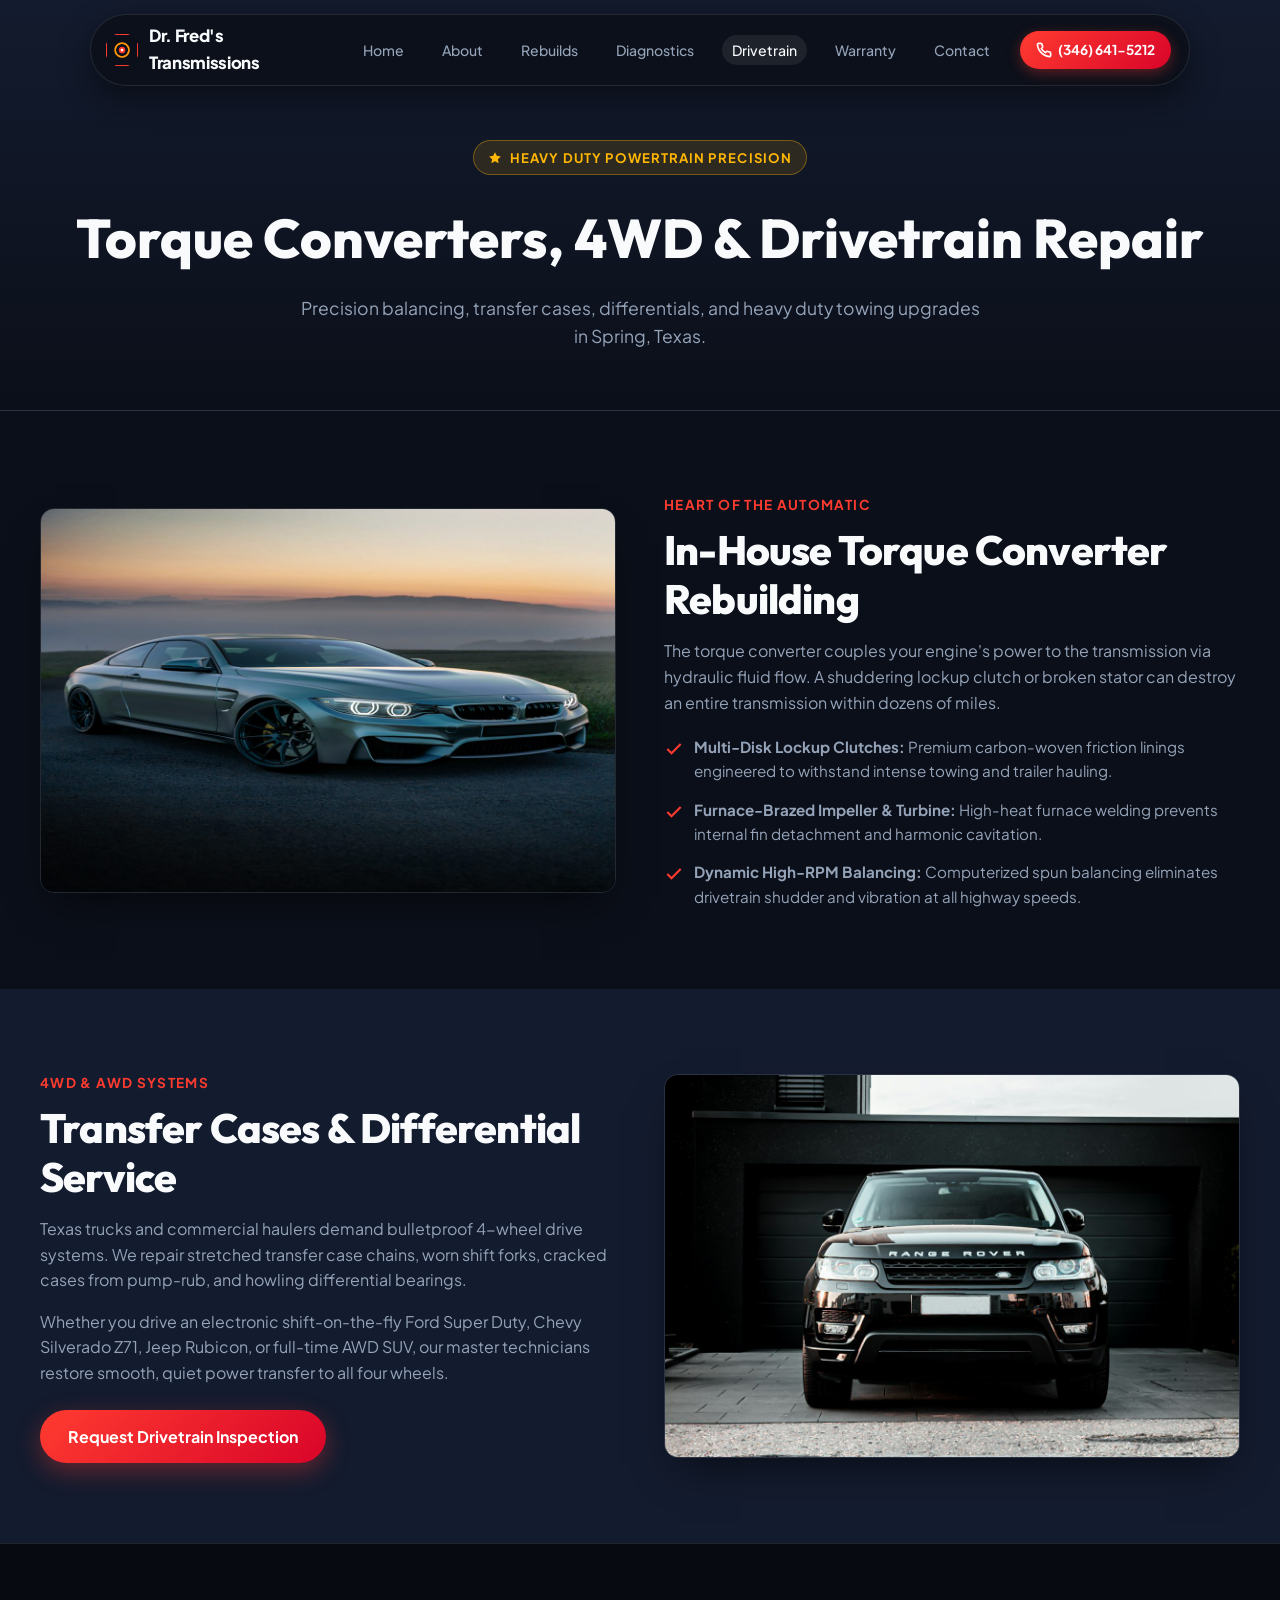
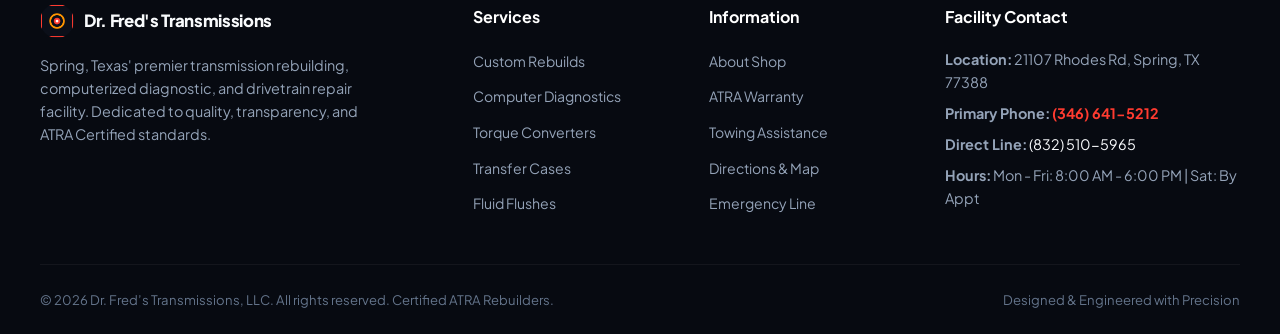
<file: drivetrain.html>
<!DOCTYPE html>
<html lang="en">
<head>
  <meta charset="UTF-8">
  <meta name="viewport" content="width=device-width, initial-scale=1.0">
  <title>Drivetrain, Torque Converters & Transfer Cases | Dr. Fred's Transmissions Spring TX</title>
  <meta name="description" content="Custom torque converters, transfer cases, 4WD/AWD systems, differentials, and clutch replacement in Spring, Texas. Heavy-duty towing and performance upgrades.">
  <link rel="icon" type="image/svg+xml" href="assets/images/favicon.svg">
  <link rel="icon" type="image/png" sizes="32x32" href="assets/images/favicon-32x32.png">
  <link rel="apple-touch-icon" href="assets/images/apple-touch-icon.png">
  <link rel="preconnect" href="https://fonts.googleapis.com">
  <link rel="preconnect" href="https://fonts.gstatic.com" crossorigin>
  <link href="https://fonts.googleapis.com/css2?family=Outfit:wght@600;700;800;900&family=Plus+Jakarta+Sans:wght@400;500;600;700&display=swap" rel="stylesheet">
  <link rel="stylesheet" href="style.css">
</head>
<body>

  <!-- Floating Pill Navbar -->
  <header class="nav-pill-wrapper">
    <nav class="nav-pill">
      <a href="index.html" class="nav-brand">
        <img src="assets/images/logo-512.png" alt="Dr. Fred's Transmissions Logo">
        <span>Dr. Fred's Transmissions</span>
      </a>
      <ul class="nav-links">
        <li><a href="index.html">Home</a></li>
        <li><a href="about.html">About</a></li>
        <li><a href="transmission-rebuilds.html">Rebuilds</a></li>
        <li><a href="diagnostics.html">Diagnostics</a></li>
        <li><a href="drivetrain.html" class="active">Drivetrain</a></li>
        <li><a href="warranty.html">Warranty</a></li>
        <li><a href="contact.html">Contact</a></li>
      </ul>
      <div class="nav-action">
        <a href="tel:13466415212" class="nav-btn">
          <svg width="16" height="16" viewBox="0 0 24 24" fill="none" stroke="currentColor" stroke-width="2.5"><path d="M22 16.92v3a2 2 0 0 1-2.18 2 19.79 19.79 0 0 1-8.63-3.07 19.5 19.5 0 0 1-6-6 19.79 19.79 0 0 1-3.07-8.67A2 2 0 0 1 4.11 2h3a2 2 0 0 1 2 1.72 12.84 12.84 0 0 0 .7 2.81 2 2 0 0 1-.45 2.11L8.09 9.91a16 16 0 0 0 6 6l1.27-1.27a2 2 0 0 1 2.11-.45 12.84 12.84 0 0 0 2.81.7A2 2 0 0 1 22 16.92z"/></svg>
          (346) 641-5212
        </a>
        <button class="mobile-toggle" aria-label="Toggle navigation">
          <svg width="24" height="24" viewBox="0 0 24 24" fill="none" stroke="currentColor" stroke-width="2"><path d="M4 6h16M4 12h16M4 18h16"/></svg>
        </button>
      </div>
    </nav>
  </header>

  <!-- Mobile Menu Drawer -->
  <div class="mobile-menu-drawer">
    <a href="index.html">Home</a>
    <a href="about.html">About Shop</a>
    <a href="transmission-rebuilds.html">Transmission Rebuilds</a>
    <a href="diagnostics.html">Computer Diagnostics</a>
    <a href="drivetrain.html" class="active">Drivetrain & Converters</a>
    <a href="warranty.html">Warranty & Towing</a>
    <a href="contact.html">Contact Us</a>
    <a href="tel:13466415212" style="background: var(--accent-red); color: white; text-align: center; margin-top: 8px;">Call (346) 641-5212</a>
  </div>

  <main>
    <!-- Page Hero -->
    <section class="page-hero">
      <div class="badge-atra">
        <svg width="14" height="14" viewBox="0 0 24 24" fill="currentColor"><path d="M12 2l3.09 6.26L22 9.27l-5 4.87 1.18 6.88L12 17.77l-6.18 3.25L7 14.14 2 9.27l6.91-1.01L12 2z"/></svg>
        Heavy Duty Powertrain Precision
      </div>
      <h1>Torque Converters, 4WD & Drivetrain Repair</h1>
      <p>Precision balancing, transfer cases, differentials, and heavy duty towing upgrades in Spring, Texas.</p>
    </section>

    <!-- Main Content -->
    <section class="content-section">
      <div class="container">
        <div class="content-split">
          <div class="content-media">
            <img src="assets/images/torque-converter-assembly.jpg" alt="Custom Remanufactured Torque Converter">
          </div>
          <div>
            <span class="section-tag">Heart of the Automatic</span>
            <h2 class="section-title">In-House Torque Converter Rebuilding</h2>
            <p style="color: var(--text-secondary); margin-bottom: 16px;">
              The torque converter couples your engine's power to the transmission via hydraulic fluid flow. A shuddering lockup clutch or broken stator can destroy an entire transmission within dozens of miles.
            </p>
            <ul class="check-list">
              <li>
                <svg width="20" height="20" viewBox="0 0 24 24" fill="none" stroke="currentColor" stroke-width="2.5"><path d="M20 6L9 17l-5-5"/></svg>
                <span><strong>Multi-Disk Lockup Clutches:</strong> Premium carbon-woven friction linings engineered to withstand intense towing and trailer hauling.</span>
              </li>
              <li>
                <svg width="20" height="20" viewBox="0 0 24 24" fill="none" stroke="currentColor" stroke-width="2.5"><path d="M20 6L9 17l-5-5"/></svg>
                <span><strong>Furnace-Brazed Impeller & Turbine:</strong> High-heat furnace welding prevents internal fin detachment and harmonic cavitation.</span>
              </li>
              <li>
                <svg width="20" height="20" viewBox="0 0 24 24" fill="none" stroke="currentColor" stroke-width="2.5"><path d="M20 6L9 17l-5-5"/></svg>
                <span><strong>Dynamic High-RPM Balancing:</strong> Computerized spun balancing eliminates drivetrain shudder and vibration at all highway speeds.</span>
              </li>
            </ul>
          </div>
        </div>
      </div>
    </section>

    <!-- Transfer Cases & Differentials -->
    <section class="services-section">
      <div class="container">
        <div class="content-split">
          <div>
            <span class="section-tag">4WD & AWD Systems</span>
            <h2 class="section-title">Transfer Cases & Differential Service</h2>
            <p style="color: var(--text-secondary); margin-bottom: 16px;">
              Texas trucks and commercial haulers demand bulletproof 4-wheel drive systems. We repair stretched transfer case chains, worn shift forks, cracked cases from pump-rub, and howling differential bearings.
            </p>
            <p style="color: var(--text-secondary); margin-bottom: 24px;">
              Whether you drive an electronic shift-on-the-fly Ford Super Duty, Chevy Silverado Z71, Jeep Rubicon, or full-time AWD SUV, our master technicians restore smooth, quiet power transfer to all four wheels.
            </p>
            <a href="contact.html" class="btn-primary">Request Drivetrain Inspection</a>
          </div>
          <div class="content-media">
            <img src="assets/images/transfer-case-differential.jpg" alt="Transfer Case and Differential Assembly">
          </div>
        </div>
      </div>
    </section>
  </main>

  <!-- Footer -->
  <footer>
    <div class="footer-grid">
      <div class="footer-col">
        <div class="nav-brand" style="margin-bottom: 16px;">
          <img src="assets/images/logo-512.png" alt="Dr. Fred's Logo">
          <span>Dr. Fred's Transmissions</span>
        </div>
        <p style="color: var(--text-secondary); font-size: 0.9rem; line-height: 1.6; max-width: 320px;">
          Spring, Texas' premier transmission rebuilding, computerized diagnostic, and drivetrain repair facility. Dedicated to quality, transparency, and ATRA Certified standards.
        </p>
      </div>

      <div class="footer-col">
        <h4>Services</h4>
        <ul class="footer-links">
          <li><a href="transmission-rebuilds.html">Custom Rebuilds</a></li>
          <li><a href="diagnostics.html">Computer Diagnostics</a></li>
          <li><a href="drivetrain.html">Torque Converters</a></li>
          <li><a href="drivetrain.html">Transfer Cases</a></li>
          <li><a href="diagnostics.html">Fluid Flushes</a></li>
        </ul>
      </div>

      <div class="footer-col">
        <h4>Information</h4>
        <ul class="footer-links">
          <li><a href="about.html">About Shop</a></li>
          <li><a href="warranty.html">ATRA Warranty</a></li>
          <li><a href="warranty.html">Towing Assistance</a></li>
          <li><a href="contact.html">Directions & Map</a></li>
          <li><a href="contact.html">Emergency Line</a></li>
        </ul>
      </div>

      <div class="footer-col">
        <h4>Facility Contact</h4>
        <p style="color: var(--text-secondary); font-size: 0.9rem; margin-bottom: 8px;">
          <strong>Location:</strong> 21107 Rhodes Rd, Spring, TX 77388
        </p>
        <p style="color: var(--text-secondary); font-size: 0.9rem; margin-bottom: 8px;">
          <strong>Primary Phone:</strong> <a href="tel:13466415212" style="color: var(--accent-red); font-weight: 700;">(346) 641-5212</a>
        </p>
        <p style="color: var(--text-secondary); font-size: 0.9rem; margin-bottom: 8px;">
          <strong>Direct Line:</strong> <a href="tel:18325105965" style="color: var(--text-primary);">(832) 510-5965</a>
        </p>
        <p style="color: var(--text-secondary); font-size: 0.9rem;">
          <strong>Hours:</strong> Mon - Fri: 8:00 AM - 6:00 PM | Sat: By Appt
        </p>
      </div>
    </div>

    <div class="footer-bottom">
      <div>&copy; 2026 Dr. Fred’s Transmissions, LLC. All rights reserved. Certified ATRA Rebuilders.</div>
      <div>Designed & Engineered with Precision</div>
    </div>
  </footer>

  <script src="main.js"></script>
</body>
</html>
</file>
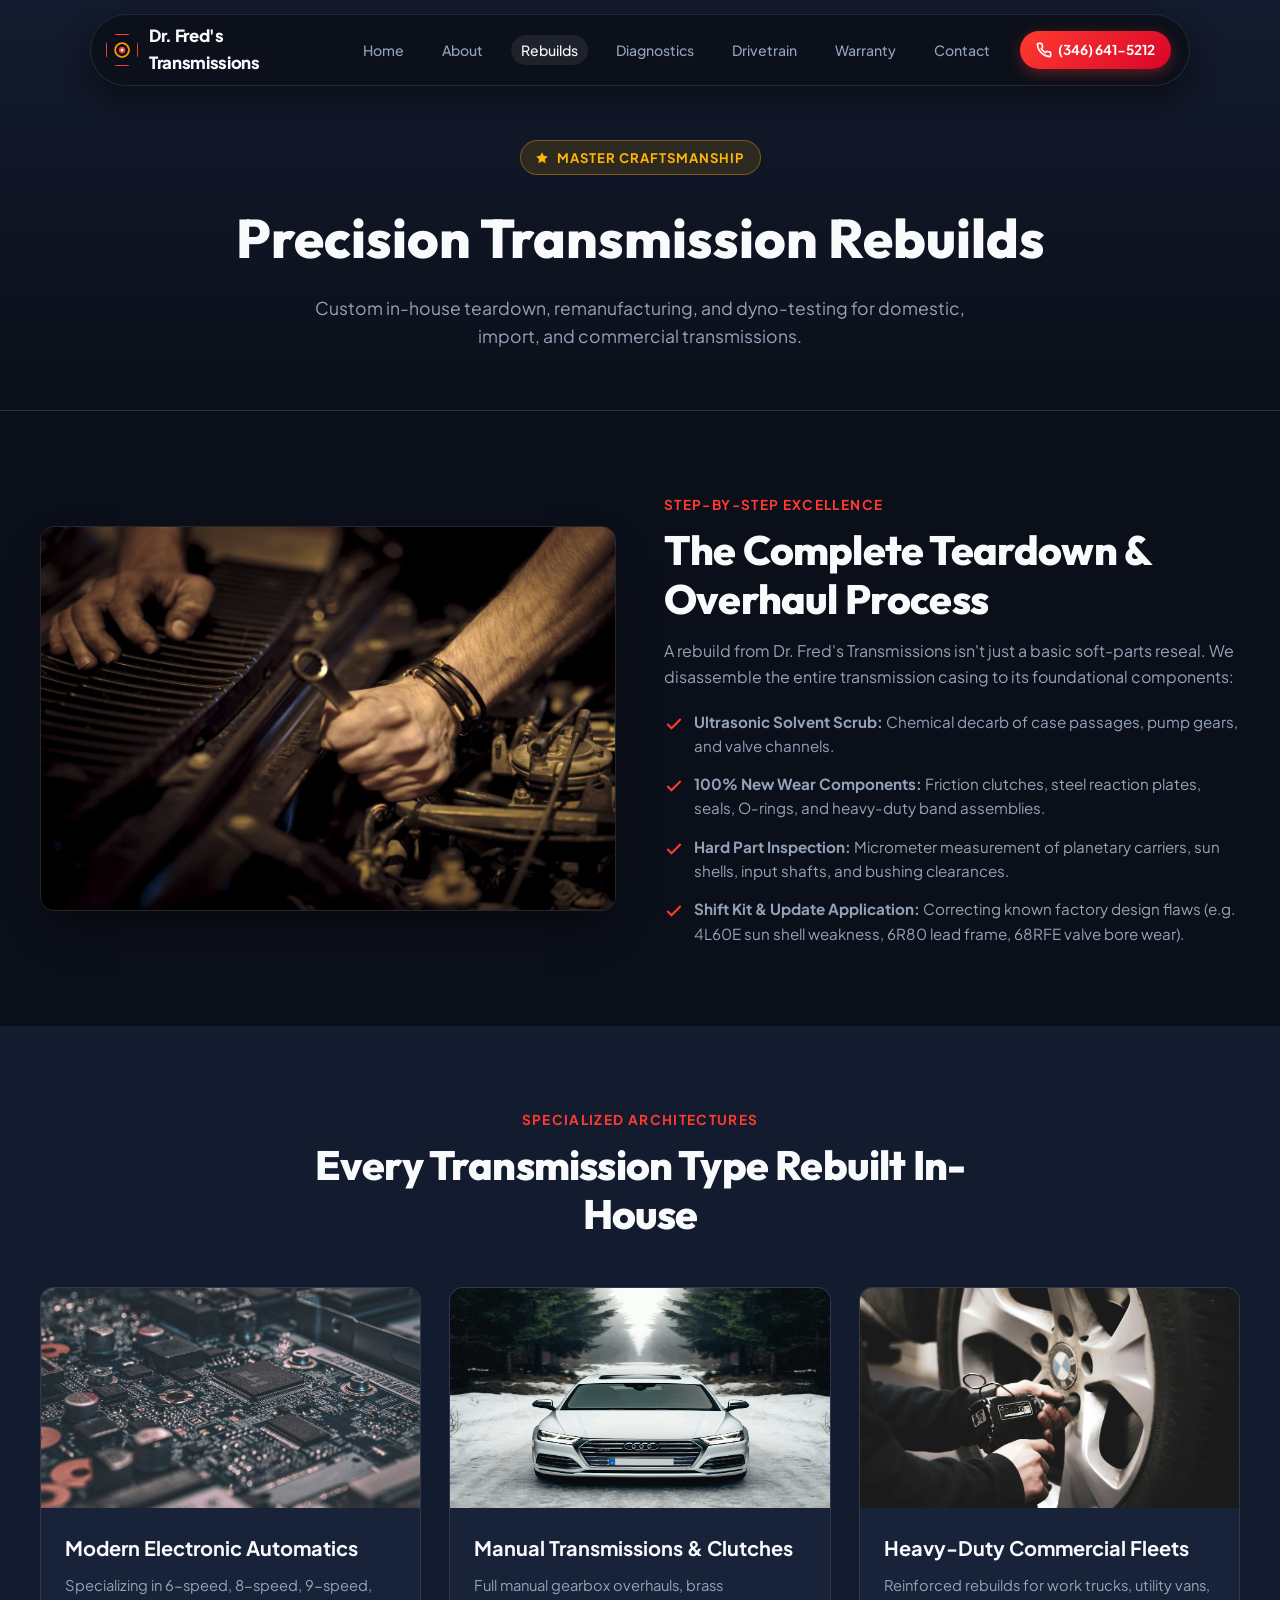
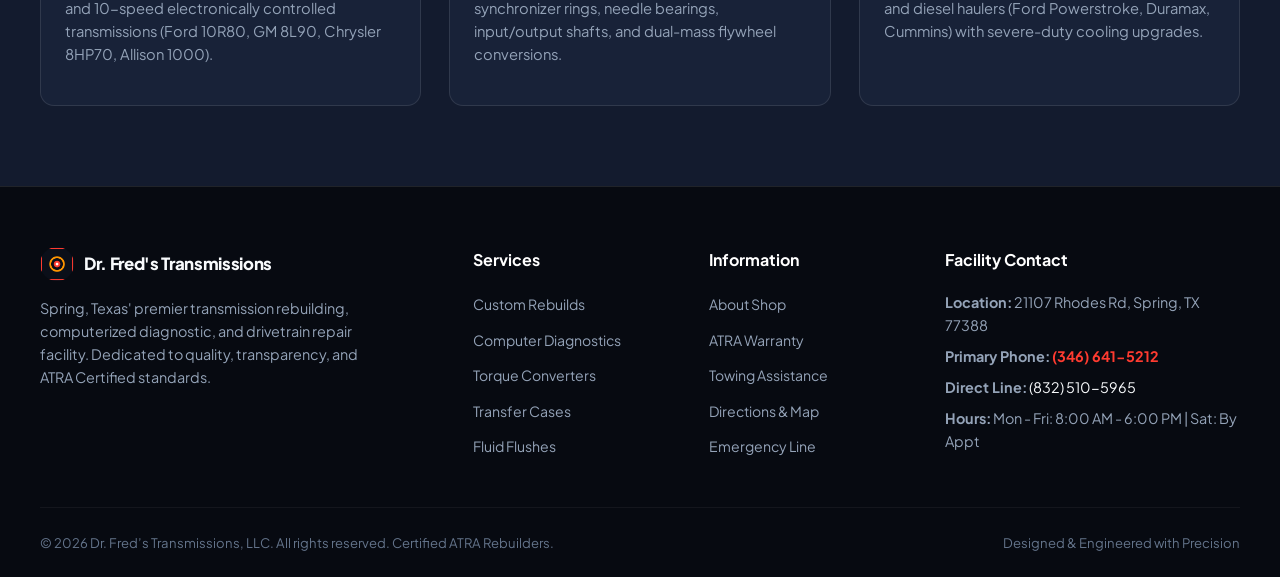
<file: transmission-rebuilds.html>
<!DOCTYPE html>
<html lang="en">
<head>
  <meta charset="UTF-8">
  <meta name="viewport" content="width=device-width, initial-scale=1.0">
  <title>Custom Transmission Rebuilds | Automatic & Manual | Dr. Fred's Transmissions Spring TX</title>
  <meta name="description" content="Custom automatic and manual transmission rebuilds, CVT servicing, and heavy-duty commercial fleet transmissions in Spring, Texas. Master certified builders.">
  <link rel="icon" type="image/svg+xml" href="assets/images/favicon.svg">
  <link rel="icon" type="image/png" sizes="32x32" href="assets/images/favicon-32x32.png">
  <link rel="apple-touch-icon" href="assets/images/apple-touch-icon.png">
  <link rel="preconnect" href="https://fonts.googleapis.com">
  <link rel="preconnect" href="https://fonts.gstatic.com" crossorigin>
  <link href="https://fonts.googleapis.com/css2?family=Outfit:wght@600;700;800;900&family=Plus+Jakarta+Sans:wght@400;500;600;700&display=swap" rel="stylesheet">
  <link rel="stylesheet" href="style.css">
</head>
<body>

  <!-- Floating Pill Navbar -->
  <header class="nav-pill-wrapper">
    <nav class="nav-pill">
      <a href="index.html" class="nav-brand">
        <img src="assets/images/logo-512.png" alt="Dr. Fred's Transmissions Logo">
        <span>Dr. Fred's Transmissions</span>
      </a>
      <ul class="nav-links">
        <li><a href="index.html">Home</a></li>
        <li><a href="about.html">About</a></li>
        <li><a href="transmission-rebuilds.html" class="active">Rebuilds</a></li>
        <li><a href="diagnostics.html">Diagnostics</a></li>
        <li><a href="drivetrain.html">Drivetrain</a></li>
        <li><a href="warranty.html">Warranty</a></li>
        <li><a href="contact.html">Contact</a></li>
      </ul>
      <div class="nav-action">
        <a href="tel:13466415212" class="nav-btn">
          <svg width="16" height="16" viewBox="0 0 24 24" fill="none" stroke="currentColor" stroke-width="2.5"><path d="M22 16.92v3a2 2 0 0 1-2.18 2 19.79 19.79 0 0 1-8.63-3.07 19.5 19.5 0 0 1-6-6 19.79 19.79 0 0 1-3.07-8.67A2 2 0 0 1 4.11 2h3a2 2 0 0 1 2 1.72 12.84 12.84 0 0 0 .7 2.81 2 2 0 0 1-.45 2.11L8.09 9.91a16 16 0 0 0 6 6l1.27-1.27a2 2 0 0 1 2.11-.45 12.84 12.84 0 0 0 2.81.7A2 2 0 0 1 22 16.92z"/></svg>
          (346) 641-5212
        </a>
        <button class="mobile-toggle" aria-label="Toggle navigation">
          <svg width="24" height="24" viewBox="0 0 24 24" fill="none" stroke="currentColor" stroke-width="2"><path d="M4 6h16M4 12h16M4 18h16"/></svg>
        </button>
      </div>
    </nav>
  </header>

  <!-- Mobile Menu Drawer -->
  <div class="mobile-menu-drawer">
    <a href="index.html">Home</a>
    <a href="about.html">About Shop</a>
    <a href="transmission-rebuilds.html" class="active">Transmission Rebuilds</a>
    <a href="diagnostics.html">Computer Diagnostics</a>
    <a href="drivetrain.html">Drivetrain & Converters</a>
    <a href="warranty.html">Warranty & Towing</a>
    <a href="contact.html">Contact Us</a>
    <a href="tel:13466415212" style="background: var(--accent-red); color: white; text-align: center; margin-top: 8px;">Call (346) 641-5212</a>
  </div>

  <main>
    <!-- Page Hero -->
    <section class="page-hero">
      <div class="badge-atra">
        <svg width="14" height="14" viewBox="0 0 24 24" fill="currentColor"><path d="M12 2l3.09 6.26L22 9.27l-5 4.87 1.18 6.88L12 17.77l-6.18 3.25L7 14.14 2 9.27l6.91-1.01L12 2z"/></svg>
        Master Craftsmanship
      </div>
      <h1>Precision Transmission Rebuilds</h1>
      <p>Custom in-house teardown, remanufacturing, and dyno-testing for domestic, import, and commercial transmissions.</p>
    </section>

    <!-- Content Sections -->
    <section class="content-section">
      <div class="container">
        <div class="content-split">
          <div class="content-media">
            <img src="assets/images/transmission-rebuild-bench.jpg" alt="Bench Assembly of Transmission">
          </div>
          <div>
            <span class="section-tag">Step-by-Step Excellence</span>
            <h2 class="section-title">The Complete Teardown & Overhaul Process</h2>
            <p style="color: var(--text-secondary); margin-bottom: 16px;">
              A rebuild from Dr. Fred's Transmissions isn't just a basic soft-parts reseal. We disassemble the entire transmission casing to its foundational components:
            </p>
            <ul class="check-list">
              <li>
                <svg width="20" height="20" viewBox="0 0 24 24" fill="none" stroke="currentColor" stroke-width="2.5"><path d="M20 6L9 17l-5-5"/></svg>
                <span><strong>Ultrasonic Solvent Scrub:</strong> Chemical decarb of case passages, pump gears, and valve channels.</span>
              </li>
              <li>
                <svg width="20" height="20" viewBox="0 0 24 24" fill="none" stroke="currentColor" stroke-width="2.5"><path d="M20 6L9 17l-5-5"/></svg>
                <span><strong>100% New Wear Components:</strong> Friction clutches, steel reaction plates, seals, O-rings, and heavy-duty band assemblies.</span>
              </li>
              <li>
                <svg width="20" height="20" viewBox="0 0 24 24" fill="none" stroke="currentColor" stroke-width="2.5"><path d="M20 6L9 17l-5-5"/></svg>
                <span><strong>Hard Part Inspection:</strong> Micrometer measurement of planetary carriers, sun shells, input shafts, and bushing clearances.</span>
              </li>
              <li>
                <svg width="20" height="20" viewBox="0 0 24 24" fill="none" stroke="currentColor" stroke-width="2.5"><path d="M20 6L9 17l-5-5"/></svg>
                <span><strong>Shift Kit & Update Application:</strong> Correcting known factory design flaws (e.g. 4L60E sun shell weakness, 6R80 lead frame, 68RFE valve bore wear).</span>
              </li>
            </ul>
          </div>
        </div>
      </div>
    </section>

    <!-- Specific Transmission Types -->
    <section class="services-section">
      <div class="container">
        <div class="section-head">
          <span class="section-tag">Specialized Architectures</span>
          <h2 class="section-title">Every Transmission Type Rebuilt In-House</h2>
        </div>

        <div class="grid-3">
          <div class="service-card">
            <div class="service-img-wrapper">
              <img src="assets/images/transmission-valve-body.jpg" alt="Valve Body Calibration">
            </div>
            <div class="service-content">
              <h3>Modern Electronic Automatics</h3>
              <p>Specializing in 6-speed, 8-speed, 9-speed, and 10-speed electronically controlled transmissions (Ford 10R80, GM 8L90, Chrysler 8HP70, Allison 1000).</p>
            </div>
          </div>

          <div class="service-card">
            <div class="service-img-wrapper">
              <img src="assets/images/clutch-pressure-plate.jpg" alt="Heavy Duty Manual Transmission & Clutch">
            </div>
            <div class="service-content">
              <h3>Manual Transmissions & Clutches</h3>
              <p>Full manual gearbox overhauls, brass synchronizer rings, needle bearings, input/output shafts, and dual-mass flywheel conversions.</p>
            </div>
          </div>

          <div class="service-card">
            <div class="service-img-wrapper">
              <img src="assets/images/mechanic-under-vehicle-lift.jpg" alt="Heavy Duty Fleet Truck Rebuild">
            </div>
            <div class="service-content">
              <h3>Heavy-Duty Commercial Fleets</h3>
              <p>Reinforced rebuilds for work trucks, utility vans, and diesel haulers (Ford Powerstroke, Duramax, Cummins) with severe-duty cooling upgrades.</p>
            </div>
          </div>
        </div>
      </div>
    </section>
  </main>

  <!-- Footer -->
  <footer>
    <div class="footer-grid">
      <div class="footer-col">
        <div class="nav-brand" style="margin-bottom: 16px;">
          <img src="assets/images/logo-512.png" alt="Dr. Fred's Logo">
          <span>Dr. Fred's Transmissions</span>
        </div>
        <p style="color: var(--text-secondary); font-size: 0.9rem; line-height: 1.6; max-width: 320px;">
          Spring, Texas' premier transmission rebuilding, computerized diagnostic, and drivetrain repair facility. Dedicated to quality, transparency, and ATRA Certified standards.
        </p>
      </div>

      <div class="footer-col">
        <h4>Services</h4>
        <ul class="footer-links">
          <li><a href="transmission-rebuilds.html">Custom Rebuilds</a></li>
          <li><a href="diagnostics.html">Computer Diagnostics</a></li>
          <li><a href="drivetrain.html">Torque Converters</a></li>
          <li><a href="drivetrain.html">Transfer Cases</a></li>
          <li><a href="diagnostics.html">Fluid Flushes</a></li>
        </ul>
      </div>

      <div class="footer-col">
        <h4>Information</h4>
        <ul class="footer-links">
          <li><a href="about.html">About Shop</a></li>
          <li><a href="warranty.html">ATRA Warranty</a></li>
          <li><a href="warranty.html">Towing Assistance</a></li>
          <li><a href="contact.html">Directions & Map</a></li>
          <li><a href="contact.html">Emergency Line</a></li>
        </ul>
      </div>

      <div class="footer-col">
        <h4>Facility Contact</h4>
        <p style="color: var(--text-secondary); font-size: 0.9rem; margin-bottom: 8px;">
          <strong>Location:</strong> 21107 Rhodes Rd, Spring, TX 77388
        </p>
        <p style="color: var(--text-secondary); font-size: 0.9rem; margin-bottom: 8px;">
          <strong>Primary Phone:</strong> <a href="tel:13466415212" style="color: var(--accent-red); font-weight: 700;">(346) 641-5212</a>
        </p>
        <p style="color: var(--text-secondary); font-size: 0.9rem; margin-bottom: 8px;">
          <strong>Direct Line:</strong> <a href="tel:18325105965" style="color: var(--text-primary);">(832) 510-5965</a>
        </p>
        <p style="color: var(--text-secondary); font-size: 0.9rem;">
          <strong>Hours:</strong> Mon - Fri: 8:00 AM - 6:00 PM | Sat: By Appt
        </p>
      </div>
    </div>

    <div class="footer-bottom">
      <div>&copy; 2026 Dr. Fred’s Transmissions, LLC. All rights reserved. Certified ATRA Rebuilders.</div>
      <div>Designed & Engineered with Precision</div>
    </div>
  </footer>

  <script src="main.js"></script>
</body>
</html>
</file>
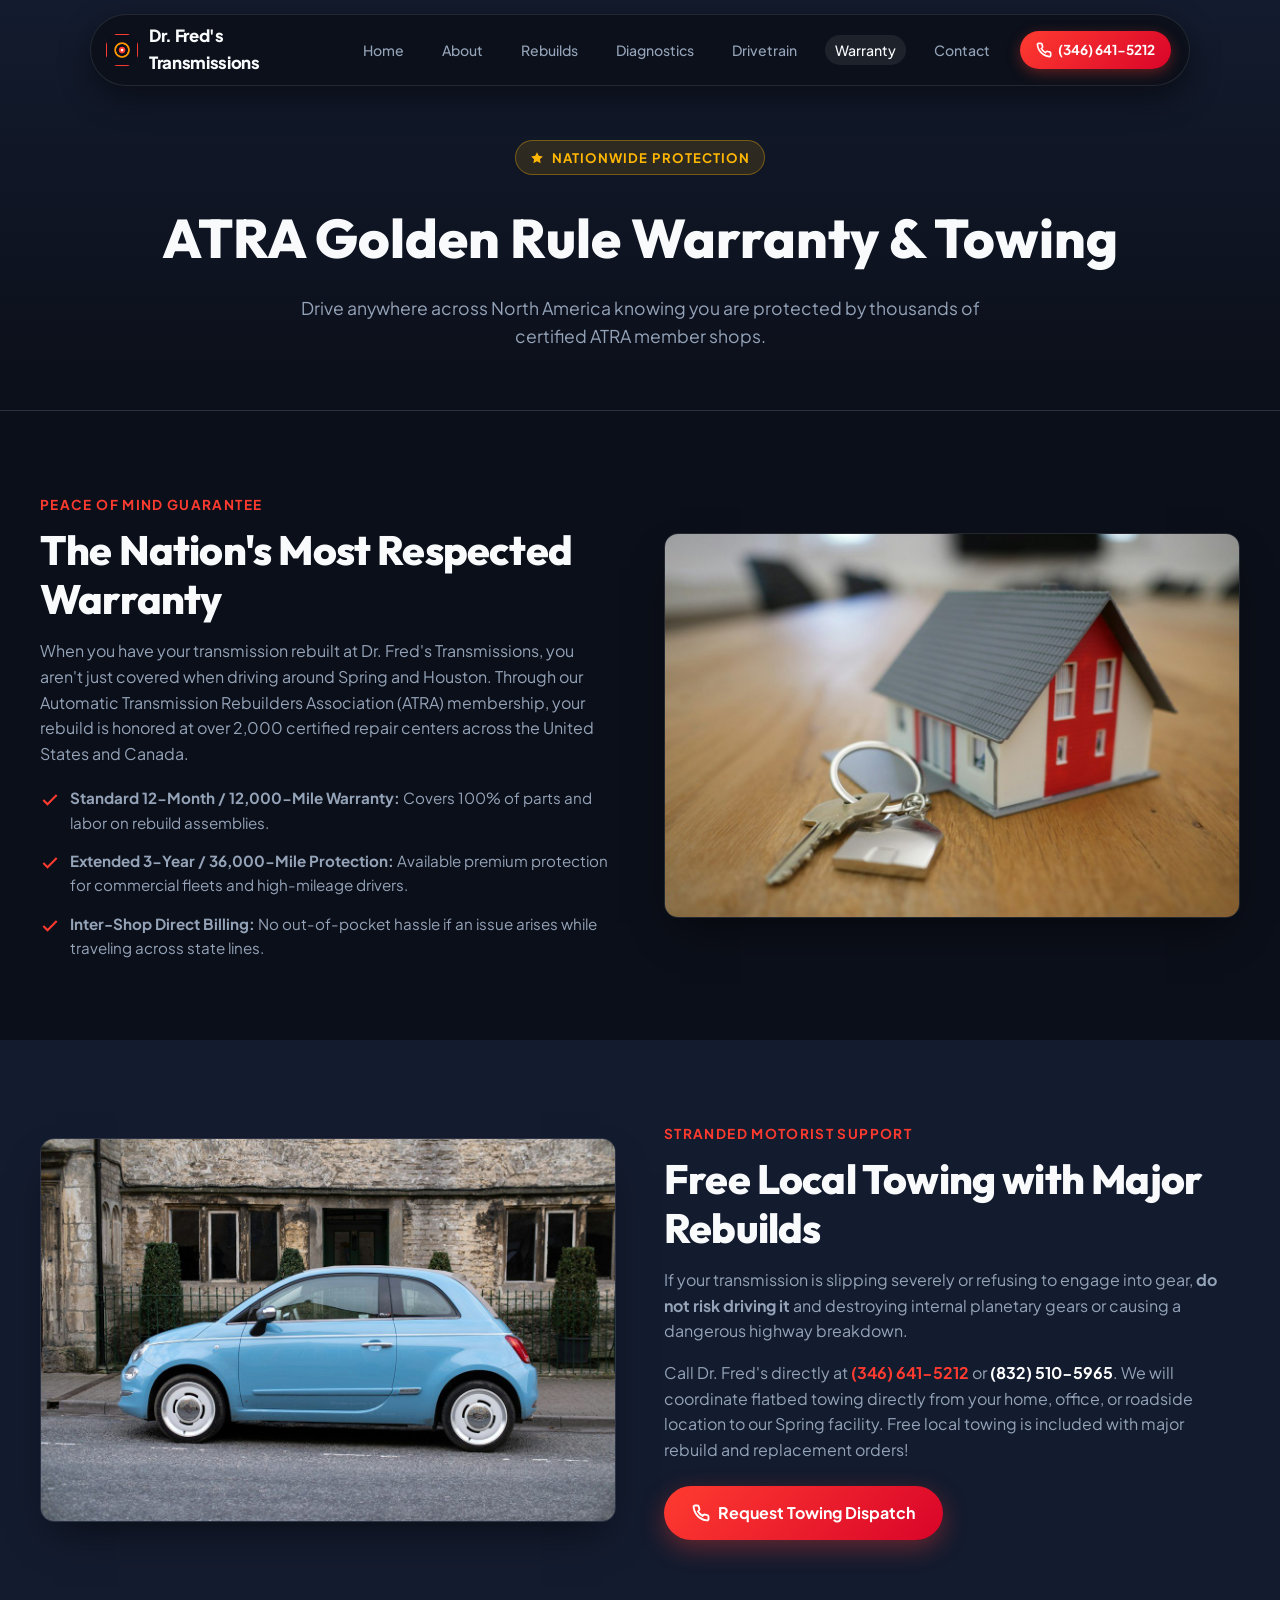
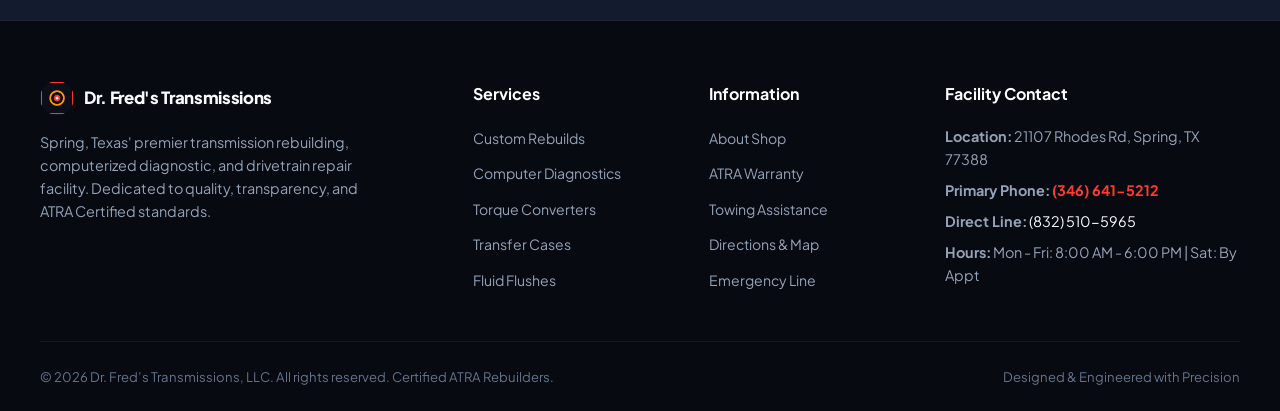
<file: warranty.html>
<!DOCTYPE html>
<html lang="en">
<head>
  <meta charset="UTF-8">
  <meta name="viewport" content="width=device-width, initial-scale=1.0">
  <title>ATRA Golden Rule Warranty & Free Towing | Dr. Fred's Transmissions Spring TX</title>
  <meta name="description" content="Nationwide ATRA Golden Rule Warranty coverage and free local towing on major rebuilds at Dr. Fred’s Transmissions, LLC in Spring, Texas. Drive with complete confidence.">
  <link rel="icon" type="image/svg+xml" href="assets/images/favicon.svg">
  <link rel="icon" type="image/png" sizes="32x32" href="assets/images/favicon-32x32.png">
  <link rel="apple-touch-icon" href="assets/images/apple-touch-icon.png">
  <link rel="preconnect" href="https://fonts.googleapis.com">
  <link rel="preconnect" href="https://fonts.gstatic.com" crossorigin>
  <link href="https://fonts.googleapis.com/css2?family=Outfit:wght@600;700;800;900&family=Plus+Jakarta+Sans:wght@400;500;600;700&display=swap" rel="stylesheet">
  <link rel="stylesheet" href="style.css">
</head>
<body>

  <!-- Floating Pill Navbar -->
  <header class="nav-pill-wrapper">
    <nav class="nav-pill">
      <a href="index.html" class="nav-brand">
        <img src="assets/images/logo-512.png" alt="Dr. Fred's Transmissions Logo">
        <span>Dr. Fred's Transmissions</span>
      </a>
      <ul class="nav-links">
        <li><a href="index.html">Home</a></li>
        <li><a href="about.html">About</a></li>
        <li><a href="transmission-rebuilds.html">Rebuilds</a></li>
        <li><a href="diagnostics.html">Diagnostics</a></li>
        <li><a href="drivetrain.html">Drivetrain</a></li>
        <li><a href="warranty.html" class="active">Warranty</a></li>
        <li><a href="contact.html">Contact</a></li>
      </ul>
      <div class="nav-action">
        <a href="tel:13466415212" class="nav-btn">
          <svg width="16" height="16" viewBox="0 0 24 24" fill="none" stroke="currentColor" stroke-width="2.5"><path d="M22 16.92v3a2 2 0 0 1-2.18 2 19.79 19.79 0 0 1-8.63-3.07 19.5 19.5 0 0 1-6-6 19.79 19.79 0 0 1-3.07-8.67A2 2 0 0 1 4.11 2h3a2 2 0 0 1 2 1.72 12.84 12.84 0 0 0 .7 2.81 2 2 0 0 1-.45 2.11L8.09 9.91a16 16 0 0 0 6 6l1.27-1.27a2 2 0 0 1 2.11-.45 12.84 12.84 0 0 0 2.81.7A2 2 0 0 1 22 16.92z"/></svg>
          (346) 641-5212
        </a>
        <button class="mobile-toggle" aria-label="Toggle navigation">
          <svg width="24" height="24" viewBox="0 0 24 24" fill="none" stroke="currentColor" stroke-width="2"><path d="M4 6h16M4 12h16M4 18h16"/></svg>
        </button>
      </div>
    </nav>
  </header>

  <!-- Mobile Menu Drawer -->
  <div class="mobile-menu-drawer">
    <a href="index.html">Home</a>
    <a href="about.html">About Shop</a>
    <a href="transmission-rebuilds.html">Transmission Rebuilds</a>
    <a href="diagnostics.html">Computer Diagnostics</a>
    <a href="drivetrain.html">Drivetrain & Converters</a>
    <a href="warranty.html" class="active">Warranty & Towing</a>
    <a href="contact.html">Contact Us</a>
    <a href="tel:13466415212" style="background: var(--accent-red); color: white; text-align: center; margin-top: 8px;">Call (346) 641-5212</a>
  </div>

  <main>
    <!-- Page Hero -->
    <section class="page-hero">
      <div class="badge-atra">
        <svg width="14" height="14" viewBox="0 0 24 24" fill="currentColor"><path d="M12 2l3.09 6.26L22 9.27l-5 4.87 1.18 6.88L12 17.77l-6.18 3.25L7 14.14 2 9.27l6.91-1.01L12 2z"/></svg>
        Nationwide Protection
      </div>
      <h1>ATRA Golden Rule Warranty & Towing</h1>
      <p>Drive anywhere across North America knowing you are protected by thousands of certified ATRA member shops.</p>
    </section>

    <!-- Warranty Content -->
    <section class="content-section">
      <div class="container">
        <div class="content-split">
          <div>
            <span class="section-tag">Peace of Mind Guarantee</span>
            <h2 class="section-title">The Nation's Most Respected Warranty</h2>
            <p style="color: var(--text-secondary); margin-bottom: 16px;">
              When you have your transmission rebuilt at Dr. Fred's Transmissions, you aren't just covered when driving around Spring and Houston. Through our Automatic Transmission Rebuilders Association (ATRA) membership, your rebuild is honored at over 2,000 certified repair centers across the United States and Canada.
            </p>
            <ul class="check-list">
              <li>
                <svg width="20" height="20" viewBox="0 0 24 24" fill="none" stroke="currentColor" stroke-width="2.5"><path d="M20 6L9 17l-5-5"/></svg>
                <span><strong>Standard 12-Month / 12,000-Mile Warranty:</strong> Covers 100% of parts and labor on rebuild assemblies.</span>
              </li>
              <li>
                <svg width="20" height="20" viewBox="0 0 24 24" fill="none" stroke="currentColor" stroke-width="2.5"><path d="M20 6L9 17l-5-5"/></svg>
                <span><strong>Extended 3-Year / 36,000-Mile Protection:</strong> Available premium protection for commercial fleets and high-mileage drivers.</span>
              </li>
              <li>
                <svg width="20" height="20" viewBox="0 0 24 24" fill="none" stroke="currentColor" stroke-width="2.5"><path d="M20 6L9 17l-5-5"/></svg>
                <span><strong>Inter-Shop Direct Billing:</strong> No out-of-pocket hassle if an issue arises while traveling across state lines.</span>
              </li>
            </ul>
          </div>
          <div class="content-media">
            <img src="assets/images/shop-warranty-handshake.jpg" alt="ATRA Certified Warranty Guarantee">
          </div>
        </div>
      </div>
    </section>

    <!-- Towing Service -->
    <section class="services-section">
      <div class="container">
        <div class="content-split">
          <div class="content-media">
            <img src="assets/images/towing-service-truck.jpg" alt="Flatbed Towing Service Truck">
          </div>
          <div>
            <span class="section-tag">Stranded Motorist Support</span>
            <h2 class="section-title">Free Local Towing with Major Rebuilds</h2>
            <p style="color: var(--text-secondary); margin-bottom: 16px;">
              If your transmission is slipping severely or refusing to engage into gear, <strong>do not risk driving it</strong> and destroying internal planetary gears or causing a dangerous highway breakdown.
            </p>
            <p style="color: var(--text-secondary); margin-bottom: 24px;">
              Call Dr. Fred's directly at <a href="tel:13466415212" style="color: var(--accent-red); font-weight: 700;">(346) 641-5212</a> or <a href="tel:18325105965" style="color: #fff; font-weight: 700;">(832) 510-5965</a>. We will coordinate flatbed towing directly from your home, office, or roadside location to our Spring facility. Free local towing is included with major rebuild and replacement orders!
            </p>
            <a href="tel:13466415212" class="btn-primary">
              <svg width="18" height="18" viewBox="0 0 24 24" fill="none" stroke="currentColor" stroke-width="2.5"><path d="M22 16.92v3a2 2 0 0 1-2.18 2 19.79 19.79 0 0 1-8.63-3.07 19.5 19.5 0 0 1-6-6 19.79 19.79 0 0 1-3.07-8.67A2 2 0 0 1 4.11 2h3a2 2 0 0 1 2 1.72 12.84 12.84 0 0 0 .7 2.81 2 2 0 0 1-.45 2.11L8.09 9.91a16 16 0 0 0 6 6l1.27-1.27a2 2 0 0 1 2.11-.45 12.84 12.84 0 0 0 2.81.7A2 2 0 0 1 22 16.92z"/></svg>
              Request Towing Dispatch
            </a>
          </div>
        </div>
      </div>
    </section>
  </main>

  <!-- Footer -->
  <footer>
    <div class="footer-grid">
      <div class="footer-col">
        <div class="nav-brand" style="margin-bottom: 16px;">
          <img src="assets/images/logo-512.png" alt="Dr. Fred's Logo">
          <span>Dr. Fred's Transmissions</span>
        </div>
        <p style="color: var(--text-secondary); font-size: 0.9rem; line-height: 1.6; max-width: 320px;">
          Spring, Texas' premier transmission rebuilding, computerized diagnostic, and drivetrain repair facility. Dedicated to quality, transparency, and ATRA Certified standards.
        </p>
      </div>

      <div class="footer-col">
        <h4>Services</h4>
        <ul class="footer-links">
          <li><a href="transmission-rebuilds.html">Custom Rebuilds</a></li>
          <li><a href="diagnostics.html">Computer Diagnostics</a></li>
          <li><a href="drivetrain.html">Torque Converters</a></li>
          <li><a href="drivetrain.html">Transfer Cases</a></li>
          <li><a href="diagnostics.html">Fluid Flushes</a></li>
        </ul>
      </div>

      <div class="footer-col">
        <h4>Information</h4>
        <ul class="footer-links">
          <li><a href="about.html">About Shop</a></li>
          <li><a href="warranty.html">ATRA Warranty</a></li>
          <li><a href="warranty.html">Towing Assistance</a></li>
          <li><a href="contact.html">Directions & Map</a></li>
          <li><a href="contact.html">Emergency Line</a></li>
        </ul>
      </div>

      <div class="footer-col">
        <h4>Facility Contact</h4>
        <p style="color: var(--text-secondary); font-size: 0.9rem; margin-bottom: 8px;">
          <strong>Location:</strong> 21107 Rhodes Rd, Spring, TX 77388
        </p>
        <p style="color: var(--text-secondary); font-size: 0.9rem; margin-bottom: 8px;">
          <strong>Primary Phone:</strong> <a href="tel:13466415212" style="color: var(--accent-red); font-weight: 700;">(346) 641-5212</a>
        </p>
        <p style="color: var(--text-secondary); font-size: 0.9rem; margin-bottom: 8px;">
          <strong>Direct Line:</strong> <a href="tel:18325105965" style="color: var(--text-primary);">(832) 510-5965</a>
        </p>
        <p style="color: var(--text-secondary); font-size: 0.9rem;">
          <strong>Hours:</strong> Mon - Fri: 8:00 AM - 6:00 PM | Sat: By Appt
        </p>
      </div>
    </div>

    <div class="footer-bottom">
      <div>&copy; 2026 Dr. Fred’s Transmissions, LLC. All rights reserved. Certified ATRA Rebuilders.</div>
      <div>Designed & Engineered with Precision</div>
    </div>
  </footer>

  <script src="main.js"></script>
</body>
</html>
</file>
<file: style.css>
/* Dr. Fred's Transmissions, LLC - Flagship Automotive Engineering Stylesheet */
:root {
  --bg-primary: #0b0f19;
  --bg-secondary: #131b2e;
  --bg-card: #182238;
  --bg-card-hover: #1f2c48;
  --accent-red: #ff3b30;
  --accent-red-glow: rgba(255, 59, 48, 0.35);
  --accent-gold: #ffb703;
  --text-primary: #f8fafc;
  --text-secondary: #94a3b8;
  --text-muted: #64748b;
  --border-subtle: rgba(255, 255, 255, 0.1);
  --border-focus: rgba(255, 59, 48, 0.5);
  --font-heading: 'Outfit', -apple-system, BlinkMacSystemFont, 'Segoe UI', Roboto, sans-serif;
  --font-body: 'Plus Jakarta Sans', -apple-system, BlinkMacSystemFont, 'Segoe UI', Roboto, sans-serif;
  --radius-sm: 8px;
  --radius-md: 14px;
  --radius-lg: 24px;
  --radius-full: 9999px;
  --shadow-lg: 0 20px 40px -15px rgba(0, 0, 0, 0.6);
  --shadow-glow: 0 0 25px rgba(255, 59, 48, 0.25);
  --transition: all 0.28s cubic-bezier(0.16, 1, 0.3, 1);
}

*, *::before, *::after {
  box-sizing: border-box;
  margin: 0;
  padding: 0;
}

html {
  scroll-behavior: smooth;
  font-family: var(--font-body);
  background-color: var(--bg-primary);
  color: var(--text-primary);
  line-height: 1.6;
  -webkit-font-smoothing: antialiased;
  overflow-x: hidden;
}

body {
  min-height: 100vh;
  display: flex;
  flex-direction: column;
  overflow-x: hidden;
  position: relative;
  width: 100%;
}

img, video {
  max-width: 100%;
  height: auto;
  display: block;
}

a {
  color: inherit;
  text-decoration: none;
  transition: var(--transition);
}

/* Floating Pill Navbar (TheDivine style) */
.nav-pill-wrapper {
  position: fixed;
  top: 14px;
  left: 0;
  width: 100%;
  display: flex;
  justify-content: center;
  align-items: center;
  z-index: 1000;
  pointer-events: none;
  padding: 0 16px;
}

.nav-pill {
  pointer-events: auto;
  display: flex;
  align-items: center;
  justify-content: space-between;
  gap: 20px;
  background: rgba(11, 15, 25, 0.88);
  backdrop-filter: blur(16px);
  -webkit-backdrop-filter: blur(16px);
  border: 1px solid var(--border-subtle);
  border-radius: var(--radius-full);
  padding: 8px 18px 8px 14px;
  box-shadow: 0 12px 32px rgba(0, 0, 0, 0.45);
  max-width: 1100px;
  width: 100%;
}

.nav-brand {
  display: flex;
  align-items: center;
  gap: 10px;
  font-weight: 800;
  font-size: 1.05rem;
  color: var(--text-primary);
  letter-spacing: -0.02em;
}

.nav-brand img {
  width: 34px;
  height: 34px;
  border-radius: 50%;
}

.nav-links {
  display: flex;
  align-items: center;
  gap: 18px;
  list-style: none;
}

.nav-links a {
  font-size: 0.88rem;
  font-weight: 500;
  color: var(--text-secondary);
  padding: 6px 10px;
  border-radius: var(--radius-full);
  white-space: nowrap;
}

.nav-links a:hover,
.nav-links a.active {
  color: var(--text-primary);
  background: rgba(255, 255, 255, 0.08);
}

.nav-action {
  display: flex;
  align-items: center;
  gap: 12px;
}

.nav-btn {
  background: linear-gradient(135deg, var(--accent-red), #d90429);
  color: #ffffff !important;
  font-size: 0.85rem;
  font-weight: 700;
  padding: 8px 16px;
  border-radius: var(--radius-full);
  box-shadow: 0 4px 14px rgba(255, 59, 48, 0.35);
  white-space: nowrap;
  display: inline-flex;
  align-items: center;
  gap: 6px;
}

.nav-btn:hover {
  transform: translateY(-1px);
  box-shadow: 0 6px 20px rgba(255, 59, 48, 0.5);
}

.mobile-toggle {
  display: none;
  background: transparent;
  border: none;
  color: var(--text-primary);
  cursor: pointer;
  padding: 6px;
}

.mobile-menu-drawer {
  display: none;
  position: fixed;
  top: 74px;
  left: 16px;
  right: 16px;
  background: rgba(15, 23, 42, 0.98);
  backdrop-filter: blur(20px);
  border: 1px solid var(--border-subtle);
  border-radius: var(--radius-lg);
  padding: 20px;
  z-index: 999;
  flex-direction: column;
  gap: 12px;
  box-shadow: var(--shadow-lg);
}

.mobile-menu-drawer.open {
  display: flex;
}

.mobile-menu-drawer a {
  padding: 10px 14px;
  border-radius: var(--radius-sm);
  color: var(--text-secondary);
  font-size: 0.95rem;
  font-weight: 500;
}

.mobile-menu-drawer a:hover,
.mobile-menu-drawer a.active {
  background: rgba(255, 255, 255, 0.08);
  color: var(--text-primary);
}

/* Hero Section */
.hero-wrapper {
  position: relative;
  min-height: 90vh;
  display: flex;
  align-items: center;
  justify-content: center;
  padding: 130px 20px 80px;
  overflow: hidden;
}

.hero-video-bg {
  position: absolute;
  top: 0;
  left: 0;
  width: 100%;
  height: 100%;
  object-fit: cover;
  z-index: 0;
  filter: brightness(0.38) contrast(1.1);
}

.hero-overlay {
  position: absolute;
  top: 0;
  left: 0;
  width: 100%;
  height: 100%;
  background: radial-gradient(circle at center, rgba(11, 15, 25, 0.5) 0%, rgba(11, 15, 25, 0.92) 85%);
  z-index: 1;
}

.hero-content {
  position: relative;
  z-index: 2;
  max-width: 900px;
  text-align: center;
  margin: 0 auto;
}

.badge-atra {
  display: inline-flex;
  align-items: center;
  gap: 8px;
  background: rgba(255, 183, 3, 0.12);
  border: 1px solid rgba(255, 183, 3, 0.35);
  color: var(--accent-gold);
  font-size: 0.82rem;
  font-weight: 700;
  text-transform: uppercase;
  letter-spacing: 0.08em;
  padding: 6px 14px;
  border-radius: var(--radius-full);
  margin-bottom: 20px;
}

.hero-title {
  font-family: var(--font-heading);
  font-size: clamp(2.3rem, 5.5vw, 4.2rem);
  font-weight: 800;
  line-height: 1.12;
  letter-spacing: -0.03em;
  margin-bottom: 20px;
  color: #ffffff;
}

.typewriter-text {
  color: var(--accent-red);
  border-right: 3px solid var(--accent-red);
  padding-right: 4px;
  animation: blink 0.75s step-end infinite;
}

@keyframes blink {
  from, to { border-color: transparent; }
  50% { border-color: var(--accent-red); }
}

.hero-subtitle {
  font-size: clamp(1rem, 1.8vw, 1.25rem);
  color: var(--text-secondary);
  max-width: 720px;
  margin: 0 auto 32px;
  line-height: 1.6;
}

.hero-cta-group {
  display: flex;
  align-items: center;
  justify-content: center;
  gap: 16px;
  flex-wrap: wrap;
}

.btn-primary {
  background: linear-gradient(135deg, var(--accent-red), #d90429);
  color: #ffffff;
  font-weight: 700;
  font-size: 1rem;
  padding: 14px 28px;
  border-radius: var(--radius-full);
  box-shadow: 0 8px 24px var(--accent-red-glow);
  display: inline-flex;
  align-items: center;
  gap: 8px;
}

.btn-primary:hover {
  transform: translateY(-2px);
  box-shadow: 0 12px 30px rgba(255, 59, 48, 0.5);
}

.btn-secondary {
  background: rgba(255, 255, 255, 0.08);
  border: 1px solid var(--border-subtle);
  color: var(--text-primary);
  font-weight: 600;
  font-size: 1rem;
  padding: 14px 28px;
  border-radius: var(--radius-full);
  display: inline-flex;
  align-items: center;
  gap: 8px;
}

.btn-secondary:hover {
  background: rgba(255, 255, 255, 0.15);
  transform: translateY(-2px);
}

/* Counters Section */
.stats-banner {
  background: var(--bg-secondary);
  border-top: 1px solid var(--border-subtle);
  border-bottom: 1px solid var(--border-subtle);
  padding: 40px 20px;
}

.stats-grid {
  max-width: 1200px;
  margin: 0 auto;
  display: grid;
  grid-template-columns: repeat(4, 1fr);
  gap: 24px;
  text-align: center;
}

.stat-card {
  padding: 10px;
}

.stat-number {
  font-family: var(--font-heading);
  font-size: clamp(2rem, 3.5vw, 2.8rem);
  font-weight: 800;
  color: var(--accent-red);
  line-height: 1;
  margin-bottom: 6px;
}

.stat-label {
  font-size: 0.9rem;
  color: var(--text-secondary);
  font-weight: 500;
}

/* Diagnostic Symptom Intake Widget */
.widget-section {
  padding: 80px 20px;
  background: var(--bg-primary);
}

.container {
  max-width: 1200px;
  margin: 0 auto;
  width: 100%;
}

.section-head {
  text-align: center;
  max-width: 720px;
  margin: 0 auto 48px;
}

.section-tag {
  color: var(--accent-red);
  font-size: 0.85rem;
  font-weight: 700;
  text-transform: uppercase;
  letter-spacing: 0.1em;
  margin-bottom: 10px;
  display: inline-block;
}

.section-title {
  font-family: var(--font-heading);
  font-size: clamp(1.8rem, 3.2vw, 2.6rem);
  font-weight: 800;
  letter-spacing: -0.02em;
  line-height: 1.2;
  margin-bottom: 14px;
}

.section-subtitle {
  color: var(--text-secondary);
  font-size: 1.05rem;
}

.intake-widget {
  background: var(--bg-secondary);
  border: 1px solid var(--border-subtle);
  border-radius: var(--radius-lg);
  padding: 36px;
  box-shadow: var(--shadow-lg);
  display: grid;
  grid-template-columns: 1fr 1fr;
  gap: 36px;
}

.widget-form-col {
  display: flex;
  flex-direction: column;
  gap: 20px;
}

.form-group {
  display: flex;
  flex-direction: column;
  gap: 8px;
}

.form-group label {
  font-size: 0.88rem;
  font-weight: 600;
  color: var(--text-secondary);
}

.form-input, .form-select {
  background: var(--bg-card);
  border: 1px solid var(--border-subtle);
  border-radius: var(--radius-sm);
  padding: 12px 14px;
  color: var(--text-primary);
  font-family: inherit;
  font-size: 0.95rem;
  width: 100%;
  outline: none;
  transition: var(--transition);
}

.form-input:focus, .form-select:focus {
  border-color: var(--accent-red);
  box-shadow: 0 0 0 3px var(--accent-red-glow);
}

.symptoms-checkbox-grid {
  display: grid;
  grid-template-columns: 1fr 1fr;
  gap: 10px;
}

.checkbox-label {
  display: flex;
  align-items: center;
  gap: 8px;
  font-size: 0.85rem;
  color: var(--text-secondary);
  background: var(--bg-card);
  padding: 10px 12px;
  border-radius: var(--radius-sm);
  border: 1px solid var(--border-subtle);
  cursor: pointer;
  transition: var(--transition);
}

.checkbox-label:hover {
  background: var(--bg-card-hover);
  border-color: rgba(255, 255, 255, 0.2);
}

.widget-result-col {
  background: var(--bg-card);
  border: 1px solid var(--border-subtle);
  border-radius: var(--radius-md);
  padding: 28px;
  display: flex;
  flex-direction: column;
  justify-content: space-between;
}

.result-badge {
  display: inline-flex;
  align-items: center;
  gap: 6px;
  font-size: 0.8rem;
  font-weight: 700;
  color: var(--accent-gold);
  background: rgba(255, 183, 3, 0.12);
  padding: 4px 10px;
  border-radius: var(--radius-full);
  margin-bottom: 14px;
}

.result-title {
  font-size: 1.4rem;
  font-weight: 700;
  margin-bottom: 10px;
}

.result-desc {
  color: var(--text-secondary);
  font-size: 0.92rem;
  line-height: 1.5;
  margin-bottom: 20px;
}

.result-urgency {
  background: rgba(255, 59, 48, 0.1);
  border-left: 3px solid var(--accent-red);
  padding: 12px 14px;
  border-radius: 4px;
  font-size: 0.85rem;
  margin-bottom: 24px;
}

.result-call-card {
  border-top: 1px solid var(--border-subtle);
  padding-top: 20px;
  display: flex;
  flex-direction: column;
  gap: 12px;
}

.btn-emergency {
  background: #ff3b30;
  color: #fff;
  font-weight: 700;
  text-align: center;
  padding: 12px 20px;
  border-radius: var(--radius-full);
  display: flex;
  align-items: center;
  justify-content: center;
  gap: 8px;
}

/* Feature & Service Grids */
.services-section {
  padding: 80px 20px;
  background: var(--bg-secondary);
}

.grid-3 {
  display: grid;
  grid-template-columns: repeat(3, 1fr);
  gap: 28px;
}

.service-card {
  background: var(--bg-card);
  border: 1px solid var(--border-subtle);
  border-radius: var(--radius-md);
  overflow: hidden;
  transition: var(--transition);
  display: flex;
  flex-direction: column;
}

.service-card:hover {
  transform: translateY(-4px);
  border-color: rgba(255, 59, 48, 0.4);
  box-shadow: 0 16px 32px rgba(0, 0, 0, 0.4);
}

.service-img-wrapper {
  position: relative;
  height: 220px;
  overflow: hidden;
}

.service-img-wrapper img {
  width: 100%;
  height: 100%;
  object-fit: cover;
  transition: transform 0.5s ease;
}

.service-card:hover .service-img-wrapper img {
  transform: scale(1.05);
}

.service-content {
  padding: 24px;
  flex: 1;
  display: flex;
  flex-direction: column;
}

.service-content h3 {
  font-size: 1.25rem;
  font-weight: 700;
  margin-bottom: 10px;
}

.service-content p {
  color: var(--text-secondary);
  font-size: 0.92rem;
  line-height: 1.55;
  margin-bottom: 16px;
  flex: 1;
}

.service-link {
  color: var(--accent-red);
  font-weight: 600;
  font-size: 0.9rem;
  display: inline-flex;
  align-items: center;
  gap: 6px;
}

/* Page Banner */
.page-hero {
  padding: 140px 20px 60px;
  background: linear-gradient(180deg, #131b2e 0%, var(--bg-primary) 100%);
  text-align: center;
  border-bottom: 1px solid var(--border-subtle);
}

.page-hero h1 {
  font-family: var(--font-heading);
  font-size: clamp(2.2rem, 4.5vw, 3.4rem);
  font-weight: 800;
  margin-bottom: 12px;
}

.page-hero p {
  color: var(--text-secondary);
  font-size: 1.1rem;
  max-width: 680px;
  margin: 0 auto;
}

/* Content Sections */
.content-section {
  padding: 80px 20px;
}

.content-split {
  display: grid;
  grid-template-columns: 1fr 1fr;
  gap: 48px;
  align-items: center;
}

.content-media {
  border-radius: var(--radius-md);
  overflow: hidden;
  border: 1px solid var(--border-subtle);
  box-shadow: var(--shadow-lg);
}

.check-list {
  list-style: none;
  display: flex;
  flex-direction: column;
  gap: 14px;
  margin-top: 20px;
}

.check-list li {
  display: flex;
  align-items: flex-start;
  gap: 10px;
  color: var(--text-secondary);
  font-size: 0.95rem;
}

.check-list svg {
  flex-shrink: 0;
  color: var(--accent-red);
  margin-top: 4px;
}

/* Contact Grid */
.contact-grid {
  display: grid;
  grid-template-columns: 1fr 1.2fr;
  gap: 40px;
}

.contact-card {
  background: var(--bg-card);
  border: 1px solid var(--border-subtle);
  border-radius: var(--radius-md);
  padding: 32px;
}

.contact-item {
  display: flex;
  align-items: flex-start;
  gap: 16px;
  margin-bottom: 24px;
}

.contact-icon {
  width: 44px;
  height: 44px;
  background: rgba(255, 59, 48, 0.12);
  color: var(--accent-red);
  border-radius: 50%;
  display: flex;
  align-items: center;
  justify-content: center;
  flex-shrink: 0;
}

/* Footer */
footer {
  background: #070a11;
  border-top: 1px solid var(--border-subtle);
  padding: 60px 20px 24px;
  margin-top: auto;
}

.footer-grid {
  display: grid;
  grid-template-columns: 2fr 1fr 1fr 1.5fr;
  gap: 40px;
  max-width: 1200px;
  margin: 0 auto 48px;
}

.footer-col h4 {
  font-size: 1rem;
  font-weight: 700;
  margin-bottom: 18px;
  color: #ffffff;
}

.footer-links {
  list-style: none;
  display: flex;
  flex-direction: column;
  gap: 10px;
}

.footer-links a {
  color: var(--text-secondary);
  font-size: 0.88rem;
}

.footer-links a:hover {
  color: var(--accent-red);
}

.footer-bottom {
  max-width: 1200px;
  margin: 0 auto;
  padding-top: 24px;
  border-top: 1px solid rgba(255, 255, 255, 0.05);
  display: flex;
  justify-content: space-between;
  align-items: center;
  font-size: 0.82rem;
  color: var(--text-muted);
}

/* Responsive adjustments */
@media (max-width: 992px) {
  .nav-links, .nav-action .nav-btn {
    display: none;
  }
  .mobile-toggle {
    display: block;
  }
  .intake-widget {
    grid-template-columns: 1fr;
  }
  .grid-3 {
    grid-template-columns: 1fr;
  }
  .content-split {
    grid-template-columns: 1fr;
  }
  .contact-grid {
    grid-template-columns: 1fr;
  }
  .footer-grid {
    grid-template-columns: 1fr 1fr;
  }
  .stats-grid {
    grid-template-columns: 1fr 1fr;
  }
}

@media (max-width: 600px) {
  .footer-grid {
    grid-template-columns: 1fr;
  }
  .stats-grid {
    grid-template-columns: 1fr;
  }
  .symptoms-checkbox-grid {
    grid-template-columns: 1fr;
  }
  .hero-cta-group {
    flex-direction: column;
    width: 100%;
  }
  .hero-cta-group a {
    width: 100%;
    justify-content: center;
  }
  .nav-pill {
    padding: 6px 12px;
  }
  .footer-bottom {
    flex-direction: column;
    gap: 10px;
    text-align: center;
  }
}
</file>
